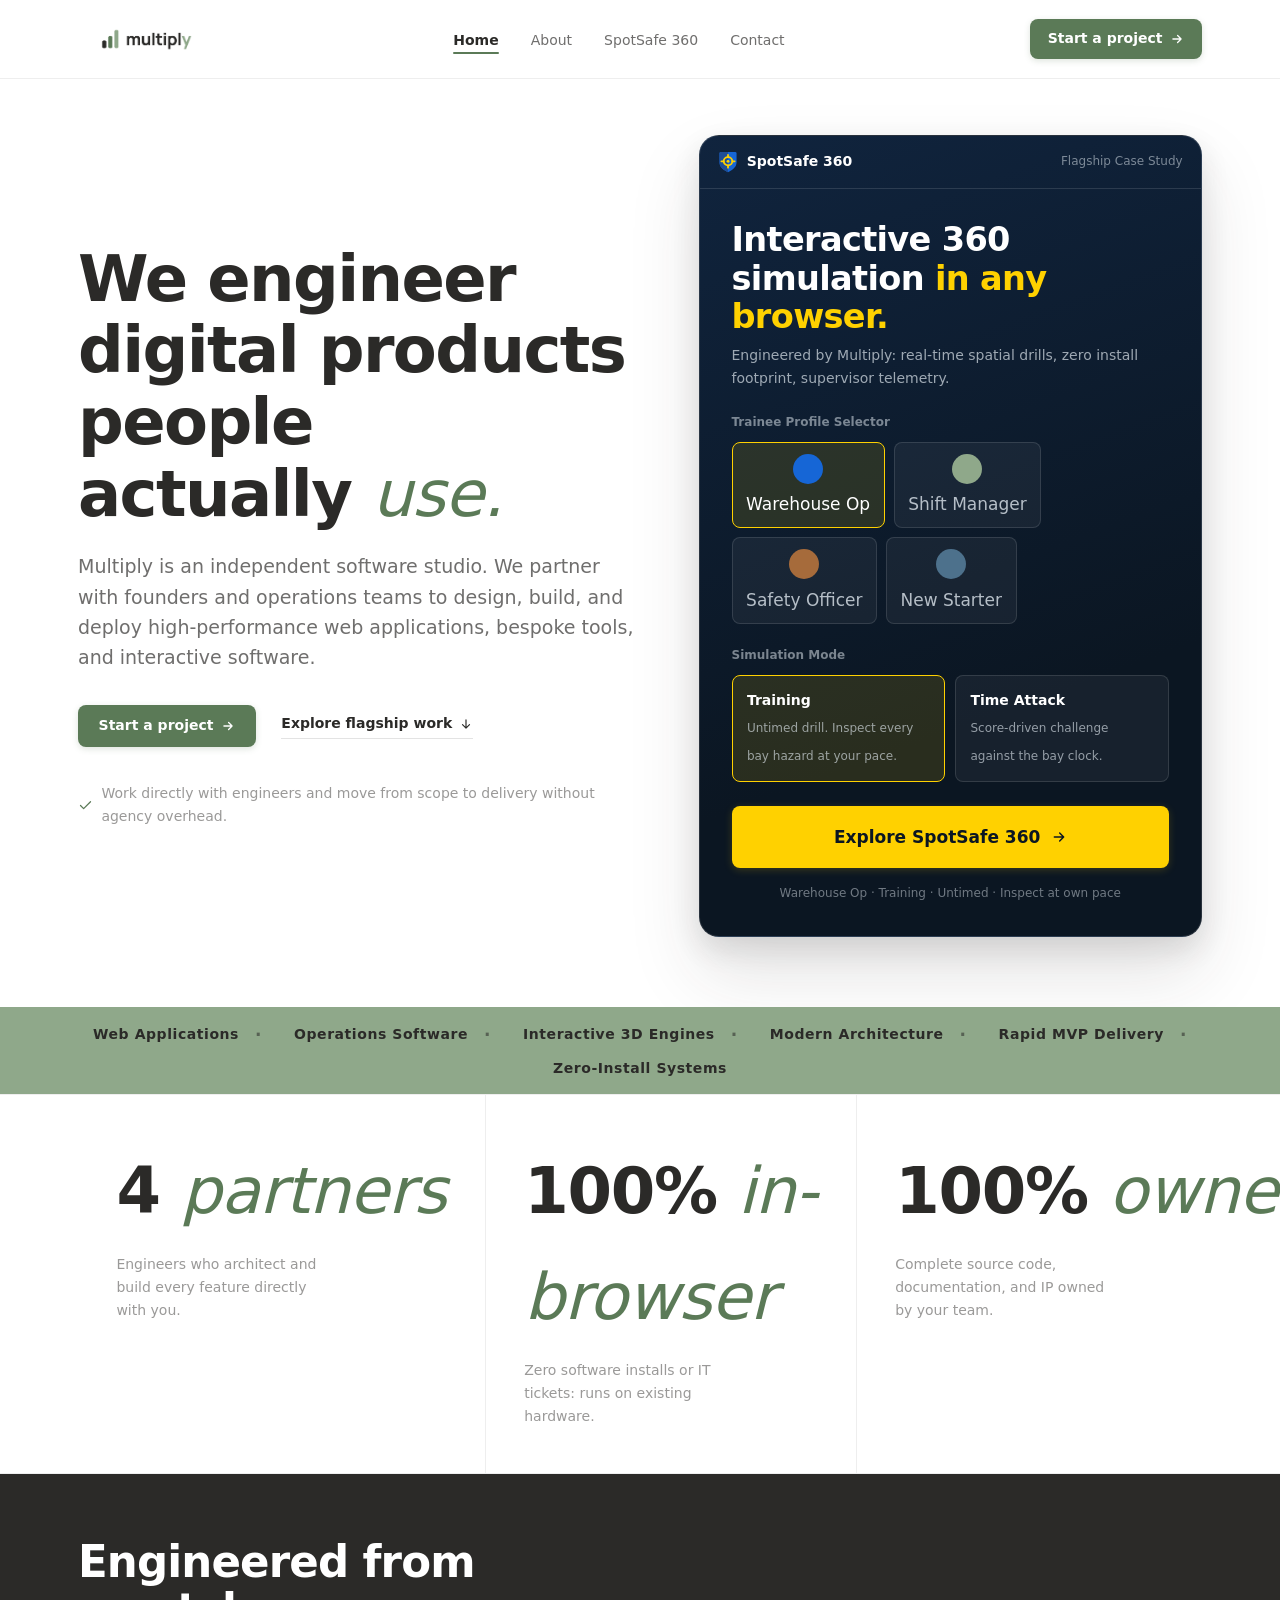
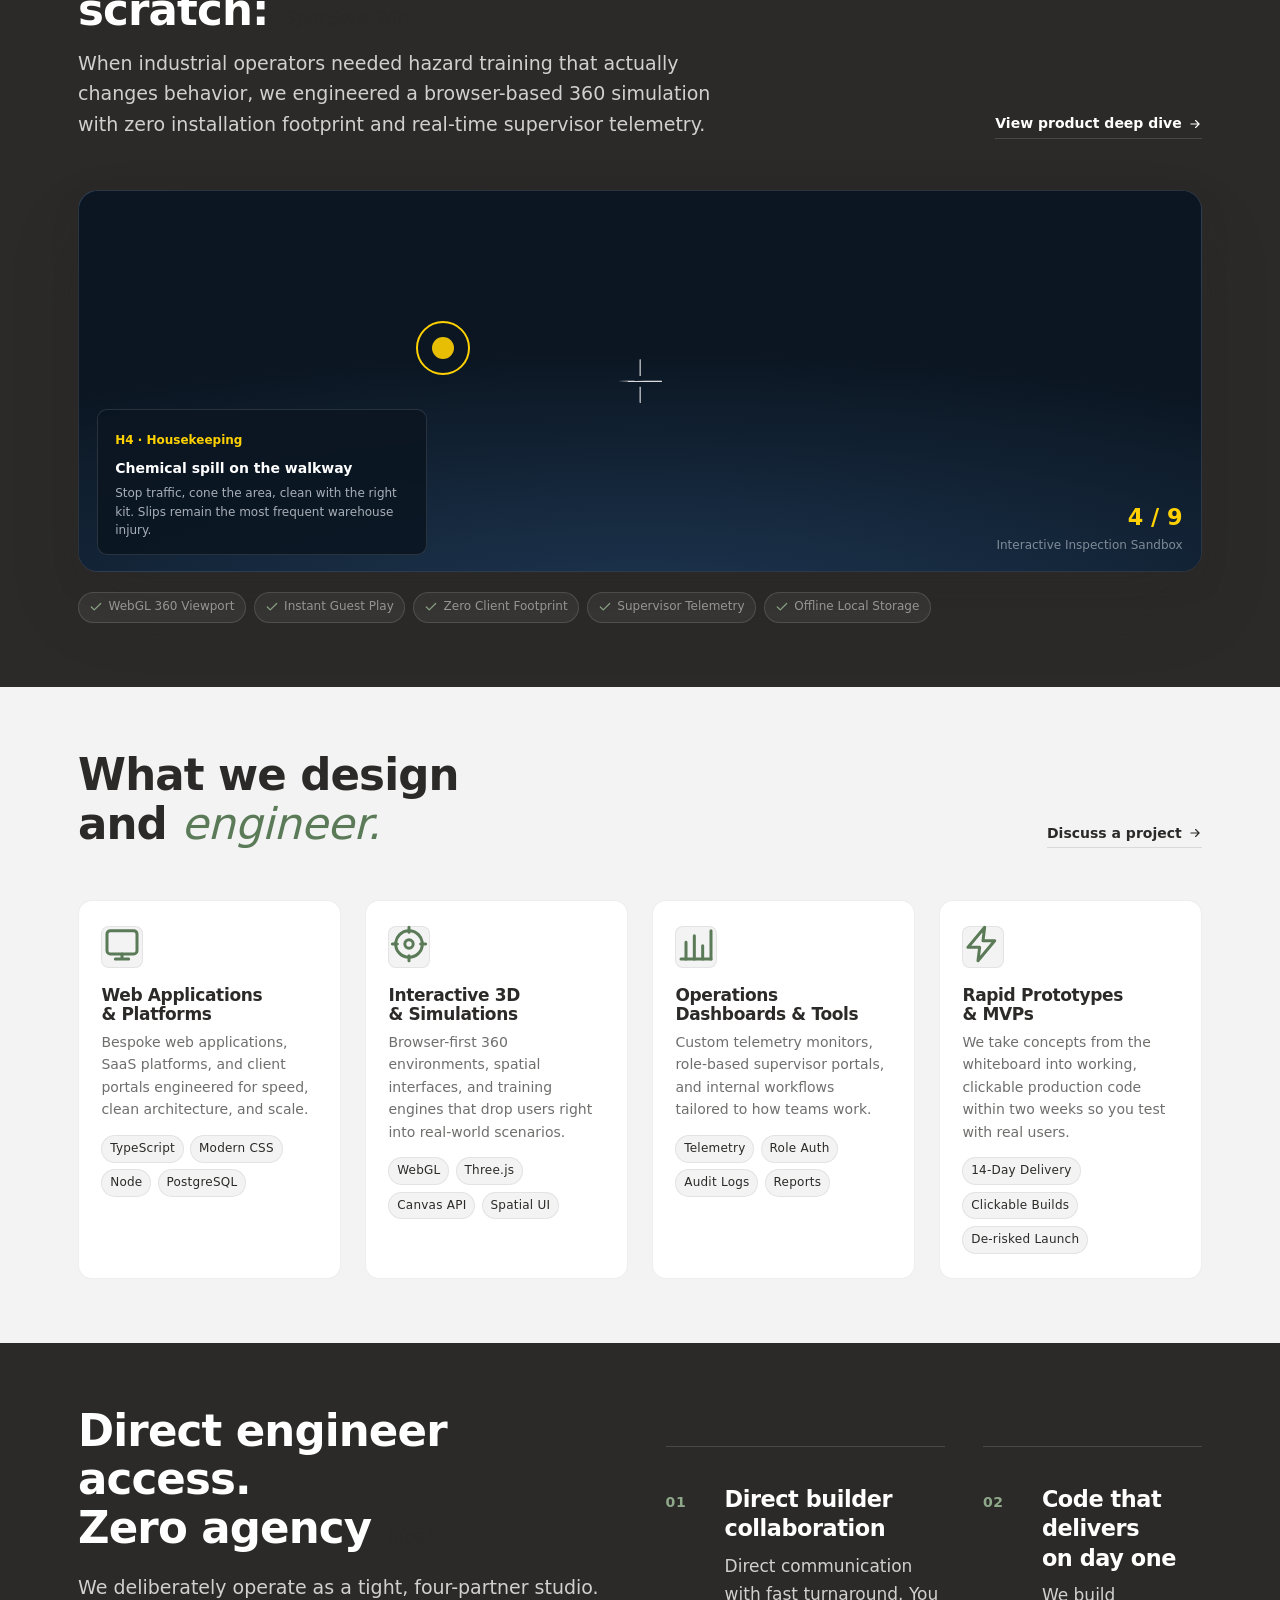
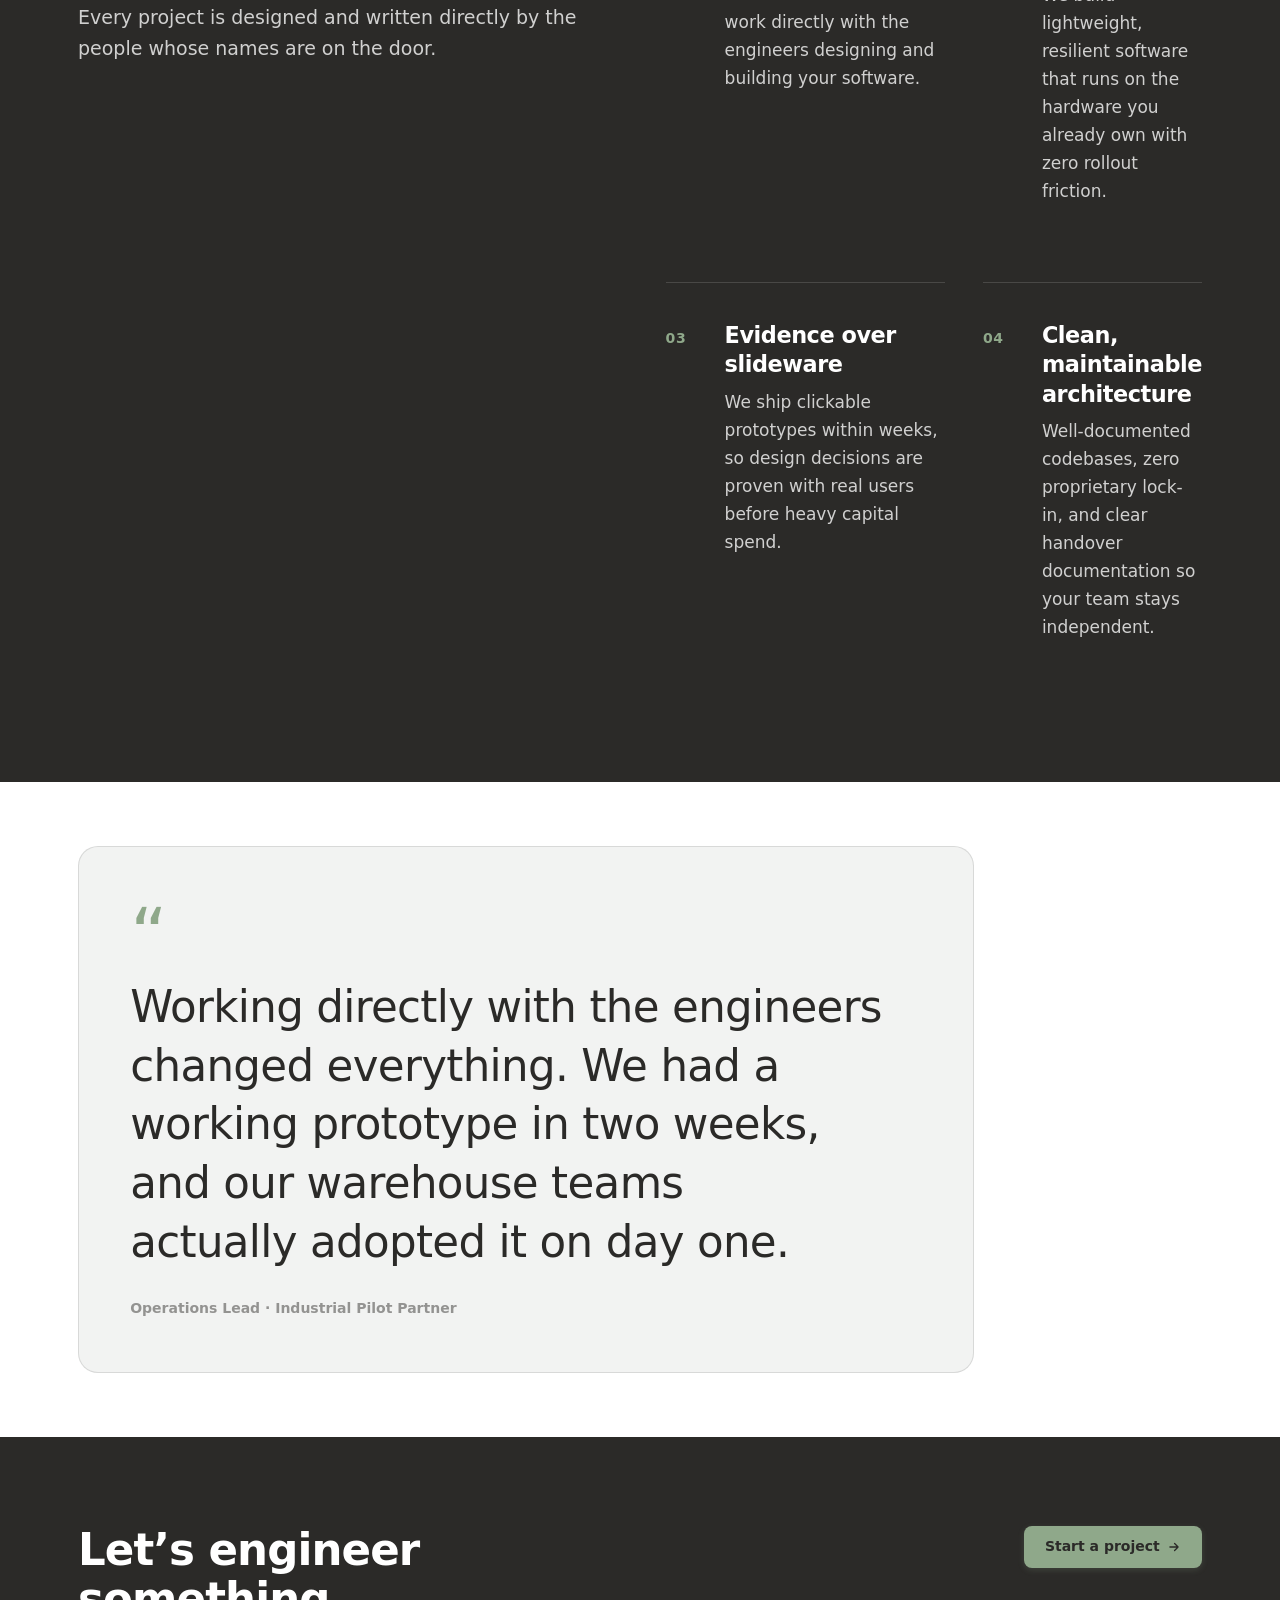
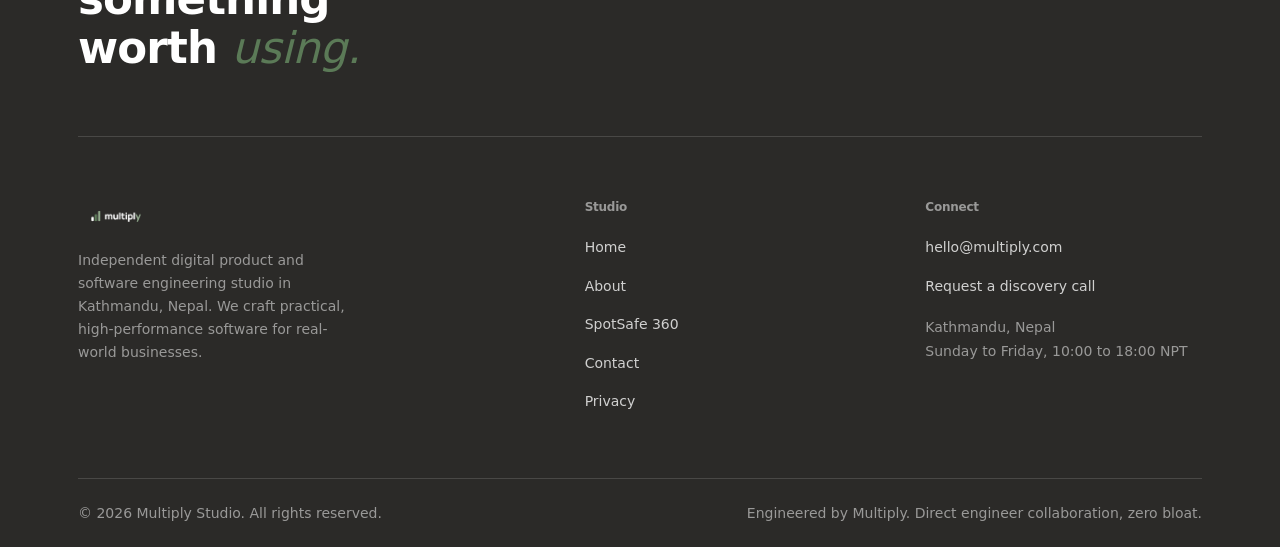
<file: index.html>
<!doctype html><html lang="en"><head><meta charset="utf-8"><meta name="viewport" content="width=device-width,initial-scale=1"><title>Multiply · Independent Software Engineering Studio</title><meta name="description" content="Multiply is a software engineering and digital product studio in Kathmandu, Nepal. We build high-performance web applications, bespoke operational tools, and interactive browser software."><meta name="theme-color" content="#FFFFFF"><meta name="color-scheme" content="light"><link rel="icon" href="favicon-multiply-32.png" type="image/png" sizes="32x32"><link rel="stylesheet" href="css/styles.css"></head><body><a class="skip-link" href="#main">Skip to main content</a><header class="site-head"><div class="wrap head-inner"><a class="brand" href="index.html" aria-label="Multiply home"><img src="assets/logos/Multiply_logo.png" alt="Multiply" width="619" height="258" fetchpriority="high"></a><nav class="nav-inline" aria-label="Main"><ul class="nav-list"><li><a class="nav-link" href="index.html" aria-current="page">Home</a></li><li><a class="nav-link" href="about.html">About</a></li><li><a class="nav-link" href="spotsafe360.html">SpotSafe&nbsp;360</a></li><li><a class="nav-link" href="contact.html">Contact</a></li></ul></nav><div class="head-cta"><a class="btn btn--primary" href="contact.html">Start a project <svg viewBox="0 0 24 24" fill="none" stroke="currentColor" stroke-width="2.2" stroke-linecap="round" stroke-linejoin="round" aria-hidden="true"><path d="M5 12h14M13 6l6 6-6 6"/></svg> </a><button class="nav-toggle" aria-expanded="false" aria-controls="nav-drawer" aria-label="Open menu"><span class="nav-toggle-bars" aria-hidden="true"></span></button></div></div></header><nav class="nav-drawer" id="nav-drawer" aria-label="Mobile" aria-hidden="true"><ul class="nav-list"><li><a class="nav-link" href="index.html" aria-current="page">Home</a></li><li><a class="nav-link" href="about.html">About</a></li><li><a class="nav-link" href="spotsafe360.html">SpotSafe&nbsp;360</a></li><li><a class="nav-link" href="contact.html">Contact</a></li></ul><div class="drawer-cta"><a class="btn btn--primary" href="contact.html">Start a project <svg viewBox="0 0 24 24" fill="none" stroke="currentColor" stroke-width="2.2" stroke-linecap="round" stroke-linejoin="round" aria-hidden="true"><path d="M5 12h14M13 6l6 6-6 6"/></svg></a></div></nav><div class="drawer-backdrop"></div><main id="main"><section class="hero"><div class="wrap hero-grid"><div><h1 class="h-display">We engineer digital products people actually <span class="accent">use.</span></h1><p class="lead">Multiply is an independent software studio. We partner with founders and operations teams to design, build, and deploy high-performance web applications, bespoke tools, and interactive software.</p><div class="hero-actions"><a class="btn btn--primary" href="contact.html">Start a project <svg viewBox="0 0 24 24" fill="none" stroke="currentColor" stroke-width="2.2" stroke-linecap="round" stroke-linejoin="round" aria-hidden="true"><path d="M5 12h14M13 6l6 6-6 6"/></svg> </a><a class="link-arrow" href="#featured">Explore flagship work <svg viewBox="0 0 24 24" fill="none" stroke="currentColor" stroke-width="2" stroke-linecap="round" stroke-linejoin="round" aria-hidden="true"><path d="M12 5v14M6 13l6 6 6-6"/></svg></a></div><p class="hero-note"><svg viewBox="0 0 24 24" fill="none" stroke="currentColor" stroke-width="2" stroke-linecap="round" stroke-linejoin="round" aria-hidden="true"><path d="M20 6 9 17l-5-5"/></svg> Work directly with engineers and move from scope to delivery without agency overhead.</p></div><div class="ss-screen" role="region" aria-label="Interactive preview of SpotSafe 360 simulation engine by Multiply"><div class="ss-topbar"><span class="ss-brand"><img src="assets/logos/SpotSafe360_shield.svg" alt="" width="20" height="23"> SpotSafe&nbsp;360 </span><span class="ss-tag">Flagship Case Study</span></div><div class="ss-body"><p class="ss-headline">Interactive 360 simulation <em>in any browser.</em></p><p class="ss-sub">Engineered by Multiply: real-time spatial drills, zero install footprint, supervisor telemetry.</p><p class="ss-label">Trainee Profile Selector</p><div class="ss-avatars"><button class="ss-avatar is-active" type="button" aria-pressed="true"><span class="face"></span>Warehouse&nbsp;Op</button> <button class="ss-avatar" type="button" aria-pressed="false"><span class="face"></span>Shift&nbsp;Manager</button> <button class="ss-avatar" type="button" aria-pressed="false"><span class="face"></span>Safety&nbsp;Officer</button> <button class="ss-avatar" type="button" aria-pressed="false"><span class="face"></span>New&nbsp;Starter</button></div><p class="ss-label">Simulation Mode</p><div class="ss-modes"><button class="ss-mode is-active" type="button" aria-pressed="true"><b>Training</b><span>Untimed drill. Inspect every bay hazard at your pace.</span></button> <button class="ss-mode" type="button" aria-pressed="false"><b>Time Attack</b><span>Score-driven challenge against the bay clock.</span></button></div><a class="ss-start" href="spotsafe360.html" role="button" aria-label="View the SpotSafe 360 case study">Explore SpotSafe 360 <svg viewBox="0 0 24 24" fill="none" stroke="currentColor" stroke-width="2.2" stroke-linecap="round" stroke-linejoin="round" width="16" height="16" aria-hidden="true"><path d="M5 12h14M13 6l6 6-6 6"/></svg></a><p class="ss-foot">Warehouse Op · Training · Untimed · Inspect at own pace</p></div></div></div></section><div class="service-strip" aria-hidden="true"><div class="service-strip__items"><span>Web Applications</span><span>Operations Software</span><span>Interactive 3D Engines</span><span>Modern Architecture</span><span>Rapid MVP Delivery</span><span>Zero-Install Systems</span></div></div><section class="stats-band" aria-label="Studio figures"><div class="wrap stats-grid stats-grid--4"><div class="stat-cell"><span class="stat-num"><span>4</span>&nbsp;<span class="accent">partners</span></span><p class="stat-label">Engineers who architect and build every feature directly with you.</p></div><div class="stat-cell"><span class="stat-num"><span>100</span>%&nbsp;<span class="accent">in-browser</span></span><p class="stat-label">Zero software installs or IT tickets: runs on existing hardware.</p></div><div class="stat-cell"><span class="stat-num"><span>100</span>%&nbsp;<span class="accent">ownership</span></span><p class="stat-label">Complete source code, documentation, and IP owned by your team.</p></div><div class="stat-cell"><span class="stat-num"><span>2</span>&nbsp;<span class="accent">weeks</span></span><p class="stat-label">Typical turnaround to deliver a working, clickable prototype.</p></div></div></section><section class="section dark" id="featured"><div class="wrap"><div class="split-head"><div><h2 class="h-2">Engineered from scratch: <span class="accent">SpotSafe 360.</span></h2><p class="lead" style="color:var(--on-dark);margin-top:.8rem">When industrial operators needed hazard training that actually changes behavior, we engineered a browser-based 360 simulation with zero installation footprint and real-time supervisor telemetry.</p></div><a class="link-arrow" href="spotsafe360.html">View product deep dive <svg viewBox="0 0 24 24" fill="none" stroke="currentColor" stroke-width="2" stroke-linecap="round" stroke-linejoin="round" aria-hidden="true"><path d="M5 12h14M13 6l6 6-6 6"/></svg></a></div><div class="ss-screen"><div class="ss-scene" role="button" tabindex="0" aria-label="Inspect the simulated warehouse scene. Press Enter or Space to flag a sample hazard."><div class="ss-scene-grid"></div><div class="ss-crosshair" aria-hidden="true"></div><div class="ss-hazard-ping" aria-hidden="true"></div><div class="ss-hud"><div class="ss-card-flag"><span class="flag-id">H4 · Housekeeping</span> <b>Chemical spill on the walkway</b><p>Stop traffic, cone the area, clean with the right kit. Slips remain the most frequent warehouse injury.</p></div><div class="ss-score"><span class="pts">4 / 9</span> <span class="lbl">Interactive Inspection Sandbox</span></div></div></div></div><div class="specs-pills"><span class="spec-item"><svg viewBox="0 0 24 24" fill="none" stroke="currentColor" stroke-width="2.2" stroke-linecap="round" stroke-linejoin="round"><path d="M20 6 9 17l-5-5"/></svg> WebGL 360 Viewport</span> <span class="spec-item"><svg viewBox="0 0 24 24" fill="none" stroke="currentColor" stroke-width="2.2" stroke-linecap="round" stroke-linejoin="round"><path d="M20 6 9 17l-5-5"/></svg> Instant Guest Play</span> <span class="spec-item"><svg viewBox="0 0 24 24" fill="none" stroke="currentColor" stroke-width="2.2" stroke-linecap="round" stroke-linejoin="round"><path d="M20 6 9 17l-5-5"/></svg> Zero Client Footprint</span> <span class="spec-item"><svg viewBox="0 0 24 24" fill="none" stroke="currentColor" stroke-width="2.2" stroke-linecap="round" stroke-linejoin="round"><path d="M20 6 9 17l-5-5"/></svg> Supervisor Telemetry</span> <span class="spec-item"><svg viewBox="0 0 24 24" fill="none" stroke="currentColor" stroke-width="2.2" stroke-linecap="round" stroke-linejoin="round"><path d="M20 6 9 17l-5-5"/></svg> Offline Local Storage</span></div></div></section><section class="section section--sand"><div class="wrap"><div class="split-head"><div><h2 class="h-2">What we design and <span class="accent">engineer.</span></h2></div><a class="link-arrow" href="contact.html">Discuss a project <svg viewBox="0 0 24 24" fill="none" stroke="currentColor" stroke-width="2" stroke-linecap="round" stroke-linejoin="round" aria-hidden="true"><path d="M5 12h14M13 6l6 6-6 6"/></svg></a></div><div class="cards-4"><div class="card"><div class="card-icon" aria-hidden="true"><svg viewBox="0 0 24 24" fill="none" stroke="currentColor" stroke-width="1.8" stroke-linecap="round" stroke-linejoin="round"><rect x="3" y="4" width="18" height="14" rx="2"/><path d="M8 21h8M12 18v3"/></svg></div><h3>Web Applications &amp; Platforms</h3><p>Bespoke web applications, SaaS platforms, and client portals engineered for speed, clean architecture, and scale.</p><div class="tag-row"><span class="tag-pill">TypeScript</span> <span class="tag-pill">Modern CSS</span> <span class="tag-pill">Node</span> <span class="tag-pill">PostgreSQL</span></div></div><div class="card"><div class="card-icon" aria-hidden="true"><svg viewBox="0 0 24 24" fill="none" stroke="currentColor" stroke-width="1.8" stroke-linecap="round" stroke-linejoin="round"><circle cx="12" cy="12" r="8"/><circle cx="12" cy="12" r="2.5"/><path d="M12 2v3M12 19v3M2 12h3M19 12h3"/></svg></div><h3>Interactive 3D &amp; Simulations</h3><p>Browser-first 360 environments, spatial interfaces, and training engines that drop users right into real-world scenarios.</p><div class="tag-row"><span class="tag-pill">WebGL</span> <span class="tag-pill">Three.js</span> <span class="tag-pill">Canvas API</span> <span class="tag-pill">Spatial UI</span></div></div><div class="card"><div class="card-icon" aria-hidden="true"><svg viewBox="0 0 24 24" fill="none" stroke="currentColor" stroke-width="1.8" stroke-linecap="round" stroke-linejoin="round"><path d="M3 21h18"/><path d="M6 21V11M11 21V7M16 21v-8M21 21V4"/></svg></div><h3>Operations Dashboards &amp; Tools</h3><p>Custom telemetry monitors, role-based supervisor portals, and internal workflows tailored to how teams work.</p><div class="tag-row"><span class="tag-pill">Telemetry</span> <span class="tag-pill">Role Auth</span> <span class="tag-pill">Audit Logs</span> <span class="tag-pill">Reports</span></div></div><div class="card"><div class="card-icon" aria-hidden="true"><svg viewBox="0 0 24 24" fill="none" stroke="currentColor" stroke-width="1.8" stroke-linecap="round" stroke-linejoin="round"><path d="M13 2 3 14h7l-1 8 10-12h-7l1-8z"/></svg></div><h3>Rapid Prototypes &amp; MVPs</h3><p>We take concepts from the whiteboard into working, clickable production code within two weeks so you test with real users.</p><div class="tag-row"><span class="tag-pill">14-Day Delivery</span> <span class="tag-pill">Clickable Builds</span> <span class="tag-pill">De-risked Launch</span></div></div></div></div></section><section class="section dark"><div class="wrap grid-2"><div><h2 class="h-2">Direct engineer access.<br>Zero agency <span class="accent">bloat.</span></h2><p class="lead" style="color:var(--on-dark);margin-top:1.2rem">We deliberately operate as a tight, four-partner studio. Every project is designed and written directly by the people whose names are on the door.</p></div><ol class="n-rows"><li class="n-row"><span class="n-num">01</span><div><h3 class="h-3">Direct builder collaboration</h3><p>Direct communication with fast turnaround. You work directly with the engineers designing and building your software.</p></div></li><li class="n-row"><span class="n-num">02</span><div><h3 class="h-3">Code that delivers on day one</h3><p>We build lightweight, resilient software that runs on the hardware you already own with zero rollout friction.</p></div></li><li class="n-row"><span class="n-num">03</span><div><h3 class="h-3">Evidence over slideware</h3><p>We ship clickable prototypes within weeks, so design decisions are proven with real users before heavy capital spend.</p></div></li><li class="n-row"><span class="n-num">04</span><div><h3 class="h-3">Clean, maintainable architecture</h3><p>Well-documented codebases, zero proprietary lock-in, and clear handover documentation so your team stays independent.</p></div></li></ol></div></section><section class="section" aria-label="Client feedback"><div class="wrap"><div class="quote-panel"><span class="quote-mark" aria-hidden="true">&ldquo;</span><blockquote class="quote-text">Working directly with the engineers changed everything. We had a working prototype in two weeks, and our warehouse teams actually adopted it on day one.</blockquote><p class="quote-attr">Operations Lead · Industrial Pilot Partner</p></div></div></section></main><footer class="site-footer"><div class="wrap"><div class="footer-cta-row"><h2 class="h-2">Let&rsquo;s engineer something worth <span class="accent">using.</span></h2><a class="btn btn--sage no-print" href="contact.html">Start a project <svg viewBox="0 0 24 24" fill="none" stroke="currentColor" stroke-width="2.2" stroke-linecap="round" stroke-linejoin="round" aria-hidden="true"><path d="M5 12h14M13 6l6 6-6 6"/></svg></a></div><div class="footer-grid"><div class="footer-brand"><img src="assets/logos/Multiply_logo_reversed.png" alt="Multiply" width="619" height="258" loading="lazy"><p class="footer-mission">Independent digital product and software engineering studio in Kathmandu, Nepal. We craft practical, high-performance software for real-world businesses.</p></div><nav class="footer-col" aria-label="Pages"><h4>Studio</h4><ul><li><a href="index.html">Home</a></li><li><a href="about.html">About</a></li><li><a href="spotsafe360.html">SpotSafe&nbsp;360</a></li><li><a href="contact.html">Contact</a></li><li><a href="privacy.html">Privacy</a></li></ul></nav><div class="footer-col"><h4>Connect</h4><ul><li><a data-email data-email-text href="mailto:hello@multiply.com">hello@multiply.com</a></li><li><a href="contact.html">Request a discovery call</a></li></ul><p class="footer-note" style="margin-top:1.1rem">Kathmandu, Nepal<br>Sunday to Friday, 10:00 to 18:00&nbsp;NPT</p></div></div><div class="footer-bottom"><span>&copy; <span data-year>2026</span> Multiply Studio. All rights reserved.</span> <span translate="no">Engineered by Multiply. Direct engineer collaboration, zero bloat.</span></div></div></footer><div class="mobile-cta"><a class="btn btn--primary" href="contact.html">Start a project</a></div><button class="back-to-top" aria-label="Back to top"><svg viewBox="0 0 24 24" fill="none" stroke="currentColor" stroke-width="2.5" stroke-linecap="round" stroke-linejoin="round" aria-hidden="true"><path d="M18 15l-6-6-6 6"/></svg></button><script src="js/main.js" defer="defer"></script></body></html>
</file>
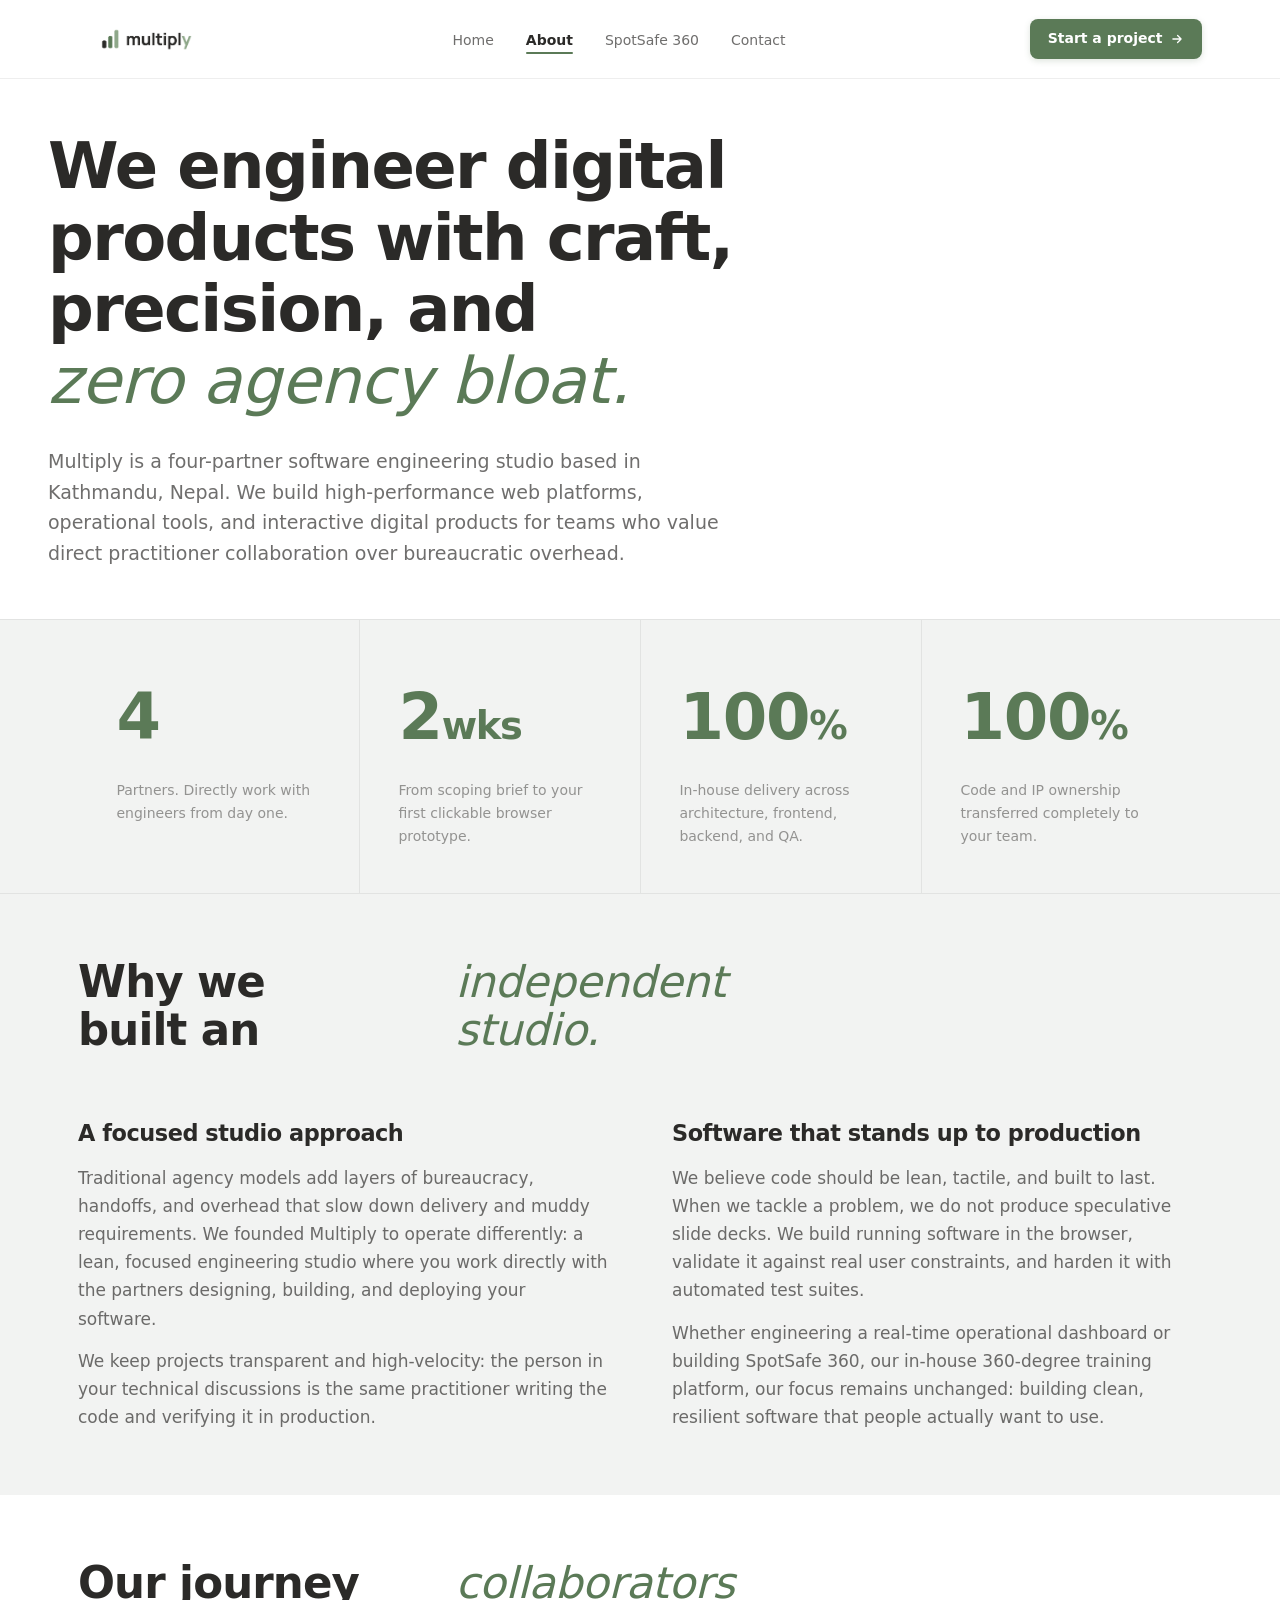
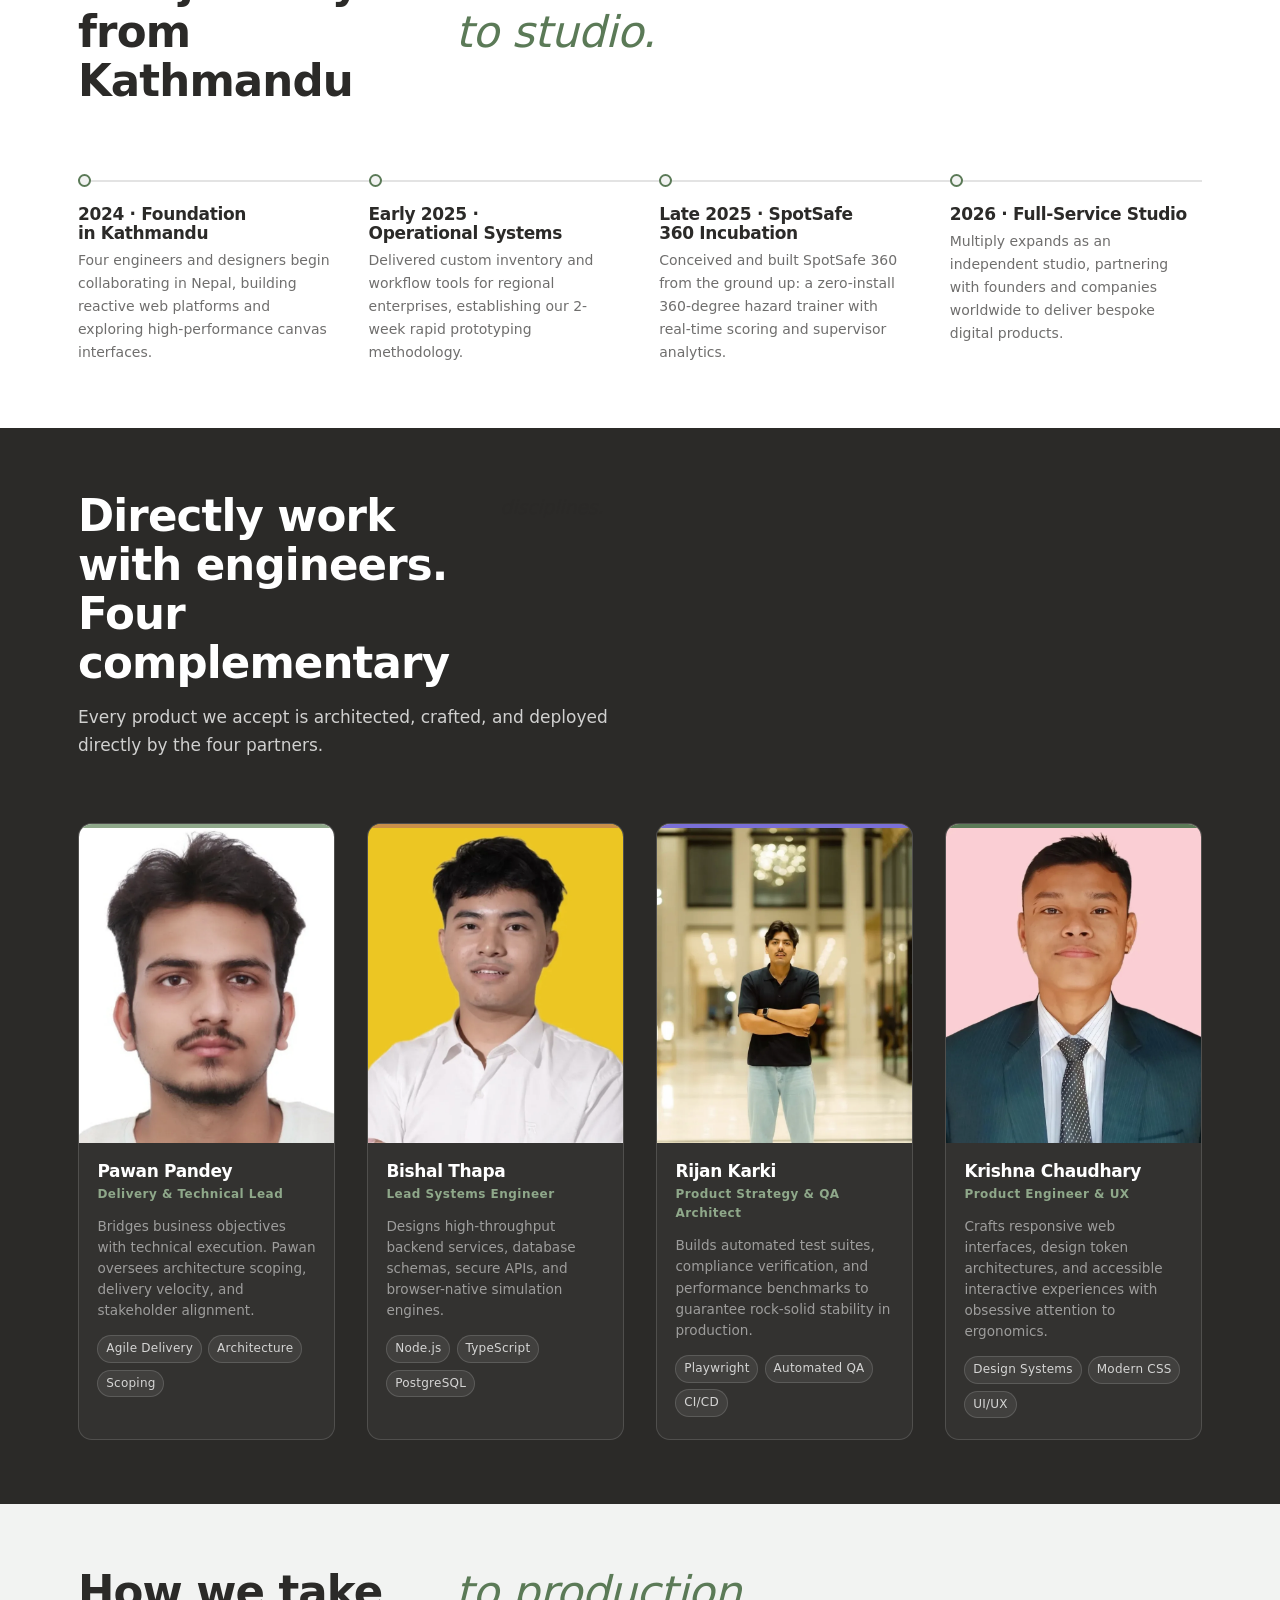
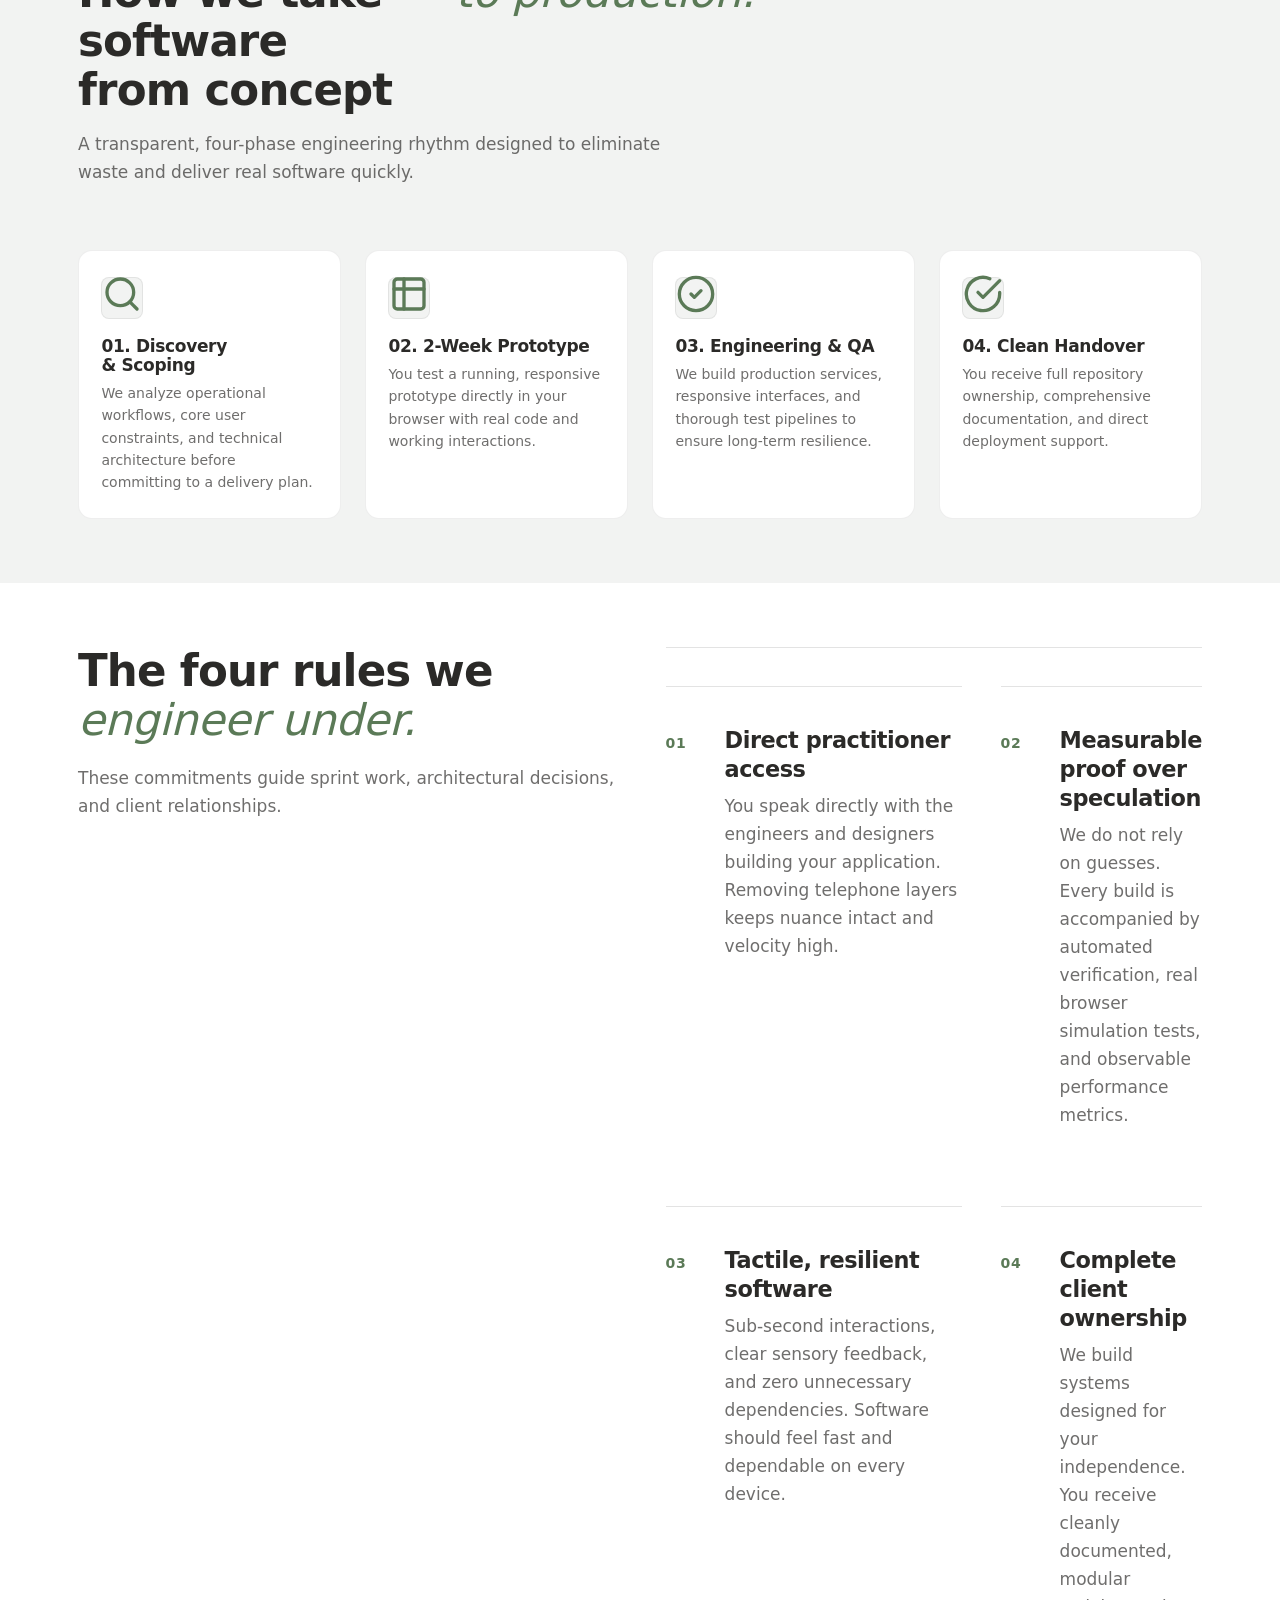
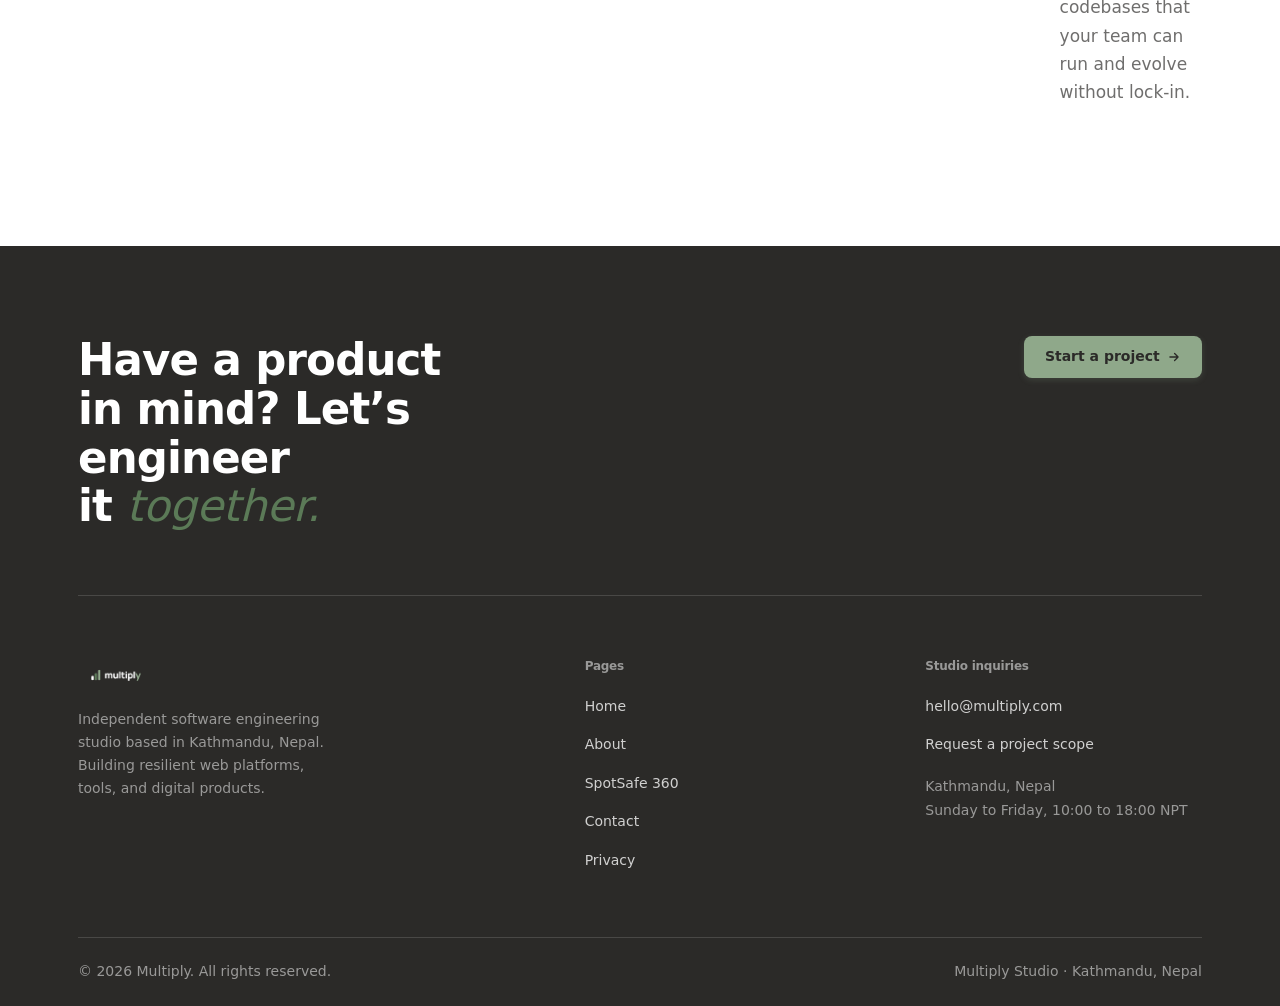
<file: about.html>
<!doctype html><html lang="en"><head><meta charset="utf-8"><meta name="viewport" content="width=device-width,initial-scale=1"><title>About Multiply · Independent Software Engineering Studio</title><meta name="description" content="Multiply is an independent software studio founded in Kathmandu, Nepal. Directly work with engineers building high-performance web platforms, tools, and digital products."><meta name="theme-color" content="#FFFFFF"><meta name="color-scheme" content="light"><link rel="icon" href="favicon-multiply-32.png" type="image/png" sizes="32x32"><link rel="stylesheet" href="css/styles.css"></head><body><a class="skip-link" href="#main">Skip to main content</a><header class="site-head"><div class="wrap head-inner"><a class="brand" href="index.html" aria-label="Multiply home"><img src="assets/logos/Multiply_logo.png" alt="Multiply" width="619" height="258" fetchpriority="high"></a><nav class="nav-inline" aria-label="Main"><ul class="nav-list"><li><a class="nav-link" href="index.html">Home</a></li><li><a class="nav-link" href="about.html" aria-current="page">About</a></li><li><a class="nav-link" href="spotsafe360.html">SpotSafe&nbsp;360</a></li><li><a class="nav-link" href="contact.html">Contact</a></li></ul></nav><div class="head-cta"><a class="btn btn--primary" href="contact.html">Start a project <svg viewBox="0 0 24 24" fill="none" stroke="currentColor" stroke-width="2.2" stroke-linecap="round" stroke-linejoin="round" aria-hidden="true"><path d="M5 12h14M13 6l6 6-6 6"/></svg> </a><button class="nav-toggle" aria-expanded="false" aria-controls="nav-drawer" aria-label="Open menu"><span class="nav-toggle-bars" aria-hidden="true"></span></button></div></div></header><nav class="nav-drawer" id="nav-drawer" aria-label="Mobile" aria-hidden="true"><ul class="nav-list"><li><a class="nav-link" href="index.html">Home</a></li><li><a class="nav-link" href="about.html" aria-current="page">About</a></li><li><a class="nav-link" href="spotsafe360.html">SpotSafe&nbsp;360</a></li><li><a class="nav-link" href="contact.html">Contact</a></li></ul><div class="drawer-cta"><a class="btn btn--primary" href="contact.html">Start a project <svg viewBox="0 0 24 24" fill="none" stroke="currentColor" stroke-width="2.2" stroke-linecap="round" stroke-linejoin="round" aria-hidden="true"><path d="M5 12h14M13 6l6 6-6 6"/></svg></a></div></nav><div class="drawer-backdrop"></div><main id="main"><section class="about-hero"><div class="wrap"><h1 class="h-display">We engineer digital products with craft, precision, and <span class="accent">zero agency bloat.</span></h1><p class="lead" style="margin-top:1.8rem;max-width:58ch">Multiply is a four-partner software engineering studio based in Kathmandu, Nepal. We build high-performance web platforms, operational tools, and interactive digital products for teams who value direct practitioner collaboration over bureaucratic overhead.</p></div></section><section class="fact-band" aria-label="Studio quick facts"><div class="wrap stats-grid stats-grid--4"><div class="stat-cell"><span class="stat-num">4</span><p class="stat-label">Partners. Directly work with engineers from day one.</p></div><div class="stat-cell"><span class="stat-num">2<span style="font-size:.6em;font-weight:600">wks</span></span><p class="stat-label">From scoping brief to your first clickable browser prototype.</p></div><div class="stat-cell"><span class="stat-num">100<span style="font-size:.6em;font-weight:600">%</span></span><p class="stat-label">In-house delivery across architecture, frontend, backend, and QA.</p></div><div class="stat-cell"><span class="stat-num">100<span style="font-size:.6em;font-weight:600">%</span></span><p class="stat-label">Code and IP ownership transferred completely to your team.</p></div></div></section><section class="section section--sand"><div class="wrap"><div class="section-head"><h2 class="h-2">Why we built an <span class="accent">independent studio.</span></h2></div><div class="story-grid" style="margin-top:2.5rem"><div class="story-block"><h3 class="h-3">A focused studio approach</h3><p class="body-copy">Traditional agency models add layers of bureaucracy, handoffs, and overhead that slow down delivery and muddy requirements. We founded Multiply to operate differently: a lean, focused engineering studio where you work directly with the partners designing, building, and deploying your software.</p><p class="body-copy" style="margin-top:.9rem">We keep projects transparent and high-velocity: the person in your technical discussions is the same practitioner writing the code and verifying it in production.</p></div><div class="story-block"><h3 class="h-3">Software that stands up to production</h3><p class="body-copy">We believe code should be lean, tactile, and built to last. When we tackle a problem, we do not produce speculative slide decks. We build running software in the browser, validate it against real user constraints, and harden it with automated test suites.</p><p class="body-copy" style="margin-top:.9rem">Whether engineering a real-time operational dashboard or building SpotSafe 360, our in-house 360-degree training platform, our focus remains unchanged: building clean, resilient software that people actually want to use.</p></div></div></div></section><section class="section"><div class="wrap"><div class="section-head"><h2 class="h-2">Our journey from Kathmandu <span class="accent">collaborators to studio.</span></h2></div><div class="timeline" style="margin-top:3.5rem"><div class="timeline-item"><span class="timeline-dot" aria-hidden="true"></span><h3>2024 · Foundation in Kathmandu</h3><p>Four engineers and designers begin collaborating in Nepal, building reactive web platforms and exploring high-performance canvas interfaces.</p></div><div class="timeline-item"><span class="timeline-dot" aria-hidden="true"></span><h3>Early 2025 · Operational Systems</h3><p>Delivered custom inventory and workflow tools for regional enterprises, establishing our 2-week rapid prototyping methodology.</p></div><div class="timeline-item"><span class="timeline-dot" aria-hidden="true"></span><h3>Late 2025 · SpotSafe 360 Incubation</h3><p>Conceived and built SpotSafe 360 from the ground up: a zero-install 360-degree hazard trainer with real-time scoring and supervisor analytics.</p></div><div class="timeline-item"><span class="timeline-dot" aria-hidden="true"></span><h3>2026 · Full-Service Studio</h3><p>Multiply expands as an independent studio, partnering with founders and companies worldwide to deliver bespoke digital products.</p></div></div></div></section><section class="section dark"><div class="wrap"><div class="section-head"><h2 class="h-2">Directly work with engineers.<br>Four complementary <span class="accent">disciplines.</span></h2><p class="body-copy" style="color:var(--on-dark);margin-top:1rem;max-width:54ch">Every product we accept is architected, crafted, and deployed directly by the four partners.</p></div><div class="team-grid" style="margin-top:3rem"><article class="team-card"><div class="team-photo" style="--photo-accent:#8FA88A"><picture><source type="image/webp" srcset="assets/team/pawan.webp"><img src="assets/team/pawan.jpg" alt="Portrait of Pawan Pandey" width="800" height="1000" loading="lazy"></picture></div><div class="team-info"><h3 class="team-name">Pawan Pandey</h3><p class="team-role">Delivery &amp; Technical Lead</p><p style="font-size:.85rem;color:var(--on-dark-soft);line-height:1.55;margin-top:.4rem">Bridges business objectives with technical execution. Pawan oversees architecture scoping, delivery velocity, and stakeholder alignment.</p><div class="tag-row"><span class="tag-pill">Agile Delivery</span> <span class="tag-pill">Architecture</span> <span class="tag-pill">Scoping</span></div></div></article><article class="team-card"><div class="team-photo" style="--photo-accent:#C98F4A"><picture><source type="image/webp" srcset="assets/team/bishal.webp"><img src="assets/team/bishal.jpg" alt="Portrait of Bishal Thapa" width="800" height="1000" loading="lazy"></picture></div><div class="team-info"><h3 class="team-name">Bishal Thapa</h3><p class="team-role">Lead Systems Engineer</p><p style="font-size:.85rem;color:var(--on-dark-soft);line-height:1.55;margin-top:.4rem">Designs high-throughput backend services, database schemas, secure APIs, and browser-native simulation engines.</p><div class="tag-row"><span class="tag-pill">Node.js</span> <span class="tag-pill">TypeScript</span> <span class="tag-pill">PostgreSQL</span></div></div></article><article class="team-card"><div class="team-photo" style="--photo-accent:#7A6FD6"><picture><source type="image/webp" srcset="assets/team/rijan.webp"><img src="assets/team/rijan.jpg" alt="Portrait of Rijan Karki" width="800" height="1000" loading="lazy"></picture></div><div class="team-info"><h3 class="team-name">Rijan Karki</h3><p class="team-role">Product Strategy &amp; QA Architect</p><p style="font-size:.85rem;color:var(--on-dark-soft);line-height:1.55;margin-top:.4rem">Builds automated test suites, compliance verification, and performance benchmarks to guarantee rock-solid stability in production.</p><div class="tag-row"><span class="tag-pill">Playwright</span> <span class="tag-pill">Automated QA</span> <span class="tag-pill">CI/CD</span></div></div></article><article class="team-card"><div class="team-photo" style="--photo-accent:#5B7A57"><picture><source type="image/webp" srcset="assets/team/krishna.webp"><img src="assets/team/krishna.jpg" alt="Portrait of Krishna Chaudhary" width="800" height="1000" loading="lazy"></picture></div><div class="team-info"><h3 class="team-name">Krishna Chaudhary</h3><p class="team-role">Product Engineer &amp; UX</p><p style="font-size:.85rem;color:var(--on-dark-soft);line-height:1.55;margin-top:.4rem">Crafts responsive web interfaces, design token architectures, and accessible interactive experiences with obsessive attention to ergonomics.</p><div class="tag-row"><span class="tag-pill">Design Systems</span> <span class="tag-pill">Modern CSS</span> <span class="tag-pill">UI/UX</span></div></div></article></div></div></section><section class="section section--sand"><div class="wrap"><div class="section-head"><h2 class="h-2">How we take software from concept <span class="accent">to production.</span></h2><p class="body-copy" style="margin-top:1rem;max-width:56ch">A transparent, four-phase engineering rhythm designed to eliminate waste and deliver real software quickly.</p></div><div class="cards-4" style="margin-top:2.5rem"><div class="card"><div class="card-icon"><svg viewBox="0 0 24 24" fill="none" stroke="currentColor" stroke-width="2" stroke-linecap="round" stroke-linejoin="round" aria-hidden="true"><circle cx="11" cy="11" r="8"/><path d="m21 21-4.3-4.3"/></svg></div><h3>01. Discovery &amp; Scoping</h3><p>We analyze operational workflows, core user constraints, and technical architecture before committing to a delivery plan.</p></div><div class="card"><div class="card-icon"><svg viewBox="0 0 24 24" fill="none" stroke="currentColor" stroke-width="2" stroke-linecap="round" stroke-linejoin="round" aria-hidden="true"><rect width="18" height="18" x="3" y="3" rx="2"/><path d="M9 3v18M3 9h18"/></svg></div><h3>02. 2-Week Prototype</h3><p>You test a running, responsive prototype directly in your browser with real code and working interactions.</p></div><div class="card"><div class="card-icon"><svg viewBox="0 0 24 24" fill="none" stroke="currentColor" stroke-width="2" stroke-linecap="round" stroke-linejoin="round" aria-hidden="true"><path d="m9 12 2 2 4-4"/><circle cx="12" cy="12" r="10"/></svg></div><h3>03. Engineering &amp; QA</h3><p>We build production services, responsive interfaces, and thorough test pipelines to ensure long-term resilience.</p></div><div class="card"><div class="card-icon"><svg viewBox="0 0 24 24" fill="none" stroke="currentColor" stroke-width="2" stroke-linecap="round" stroke-linejoin="round" aria-hidden="true"><path d="M22 11.08V12a10 10 0 1 1-5.93-9.14"/><path d="m9 11 3 3L22 4"/></svg></div><h3>04. Clean Handover</h3><p>You receive full repository ownership, comprehensive documentation, and direct deployment support.</p></div></div></div></section><section class="section"><div class="wrap grid-2"><div><h2 class="h-2">The four rules we <span class="accent">engineer under.</span></h2><p class="body-copy" style="margin-top:1.2rem">These commitments guide sprint work, architectural decisions, and client relationships.</p></div><ol class="n-rows"><li class="n-row"><span class="n-num">01</span><div><h3 class="h-3">Direct practitioner access</h3><p>You speak directly with the engineers and designers building your application. Removing telephone layers keeps nuance intact and velocity high.</p></div></li><li class="n-row"><span class="n-num">02</span><div><h3 class="h-3">Measurable proof over speculation</h3><p>We do not rely on guesses. Every build is accompanied by automated verification, real browser simulation tests, and observable performance metrics.</p></div></li><li class="n-row"><span class="n-num">03</span><div><h3 class="h-3">Tactile, resilient software</h3><p>Sub-second interactions, clear sensory feedback, and zero unnecessary dependencies. Software should feel fast and dependable on every device.</p></div></li><li class="n-row"><span class="n-num">04</span><div><h3 class="h-3">Complete client ownership</h3><p>We build systems designed for your independence. You receive cleanly documented, modular codebases that your team can run and evolve without lock-in.</p></div></li></ol></div></section></main><footer class="site-footer"><div class="wrap"><div class="footer-cta-row"><h2 class="h-2">Have a product in mind? Let&rsquo;s engineer it <span class="accent">together.</span></h2><a class="btn btn--sage no-print" href="contact.html">Start a project <svg viewBox="0 0 24 24" fill="none" stroke="currentColor" stroke-width="2.2" stroke-linecap="round" stroke-linejoin="round" aria-hidden="true"><path d="M5 12h14M13 6l6 6-6 6"/></svg></a></div><div class="footer-grid"><div class="footer-brand"><img src="assets/logos/Multiply_logo_reversed.png" alt="Multiply" width="619" height="258" loading="lazy"><p class="footer-mission">Independent software engineering studio based in Kathmandu, Nepal. Building resilient web platforms, tools, and digital products.</p></div><nav class="footer-col" aria-label="Pages"><h4>Pages</h4><ul><li><a href="index.html">Home</a></li><li><a href="about.html">About</a></li><li><a href="spotsafe360.html">SpotSafe&nbsp;360</a></li><li><a href="contact.html">Contact</a></li><li><a href="privacy.html">Privacy</a></li></ul></nav><div class="footer-col"><h4>Studio inquiries</h4><ul><li><a data-email data-email-text href="mailto:hello@multiply.com">hello@multiply.com</a></li><li><a href="contact.html">Request a project scope</a></li></ul><p class="footer-note" style="margin-top:1.1rem">Kathmandu, Nepal<br>Sunday to Friday, 10:00 to 18:00&nbsp;NPT</p></div></div><div class="footer-bottom"><span>&copy; <span data-year>2026</span> Multiply. All rights reserved.</span> <span translate="no">Multiply Studio · Kathmandu, Nepal</span></div></div></footer><div class="mobile-cta"><a class="btn btn--primary" href="contact.html">Start a project</a></div><button class="back-to-top" aria-label="Back to top"><svg viewBox="0 0 24 24" fill="none" stroke="currentColor" stroke-width="2.5" stroke-linecap="round" stroke-linejoin="round" aria-hidden="true"><path d="M18 15l-6-6-6 6"/></svg></button><script src="js/main.js" defer="defer"></script></body></html>
</file>
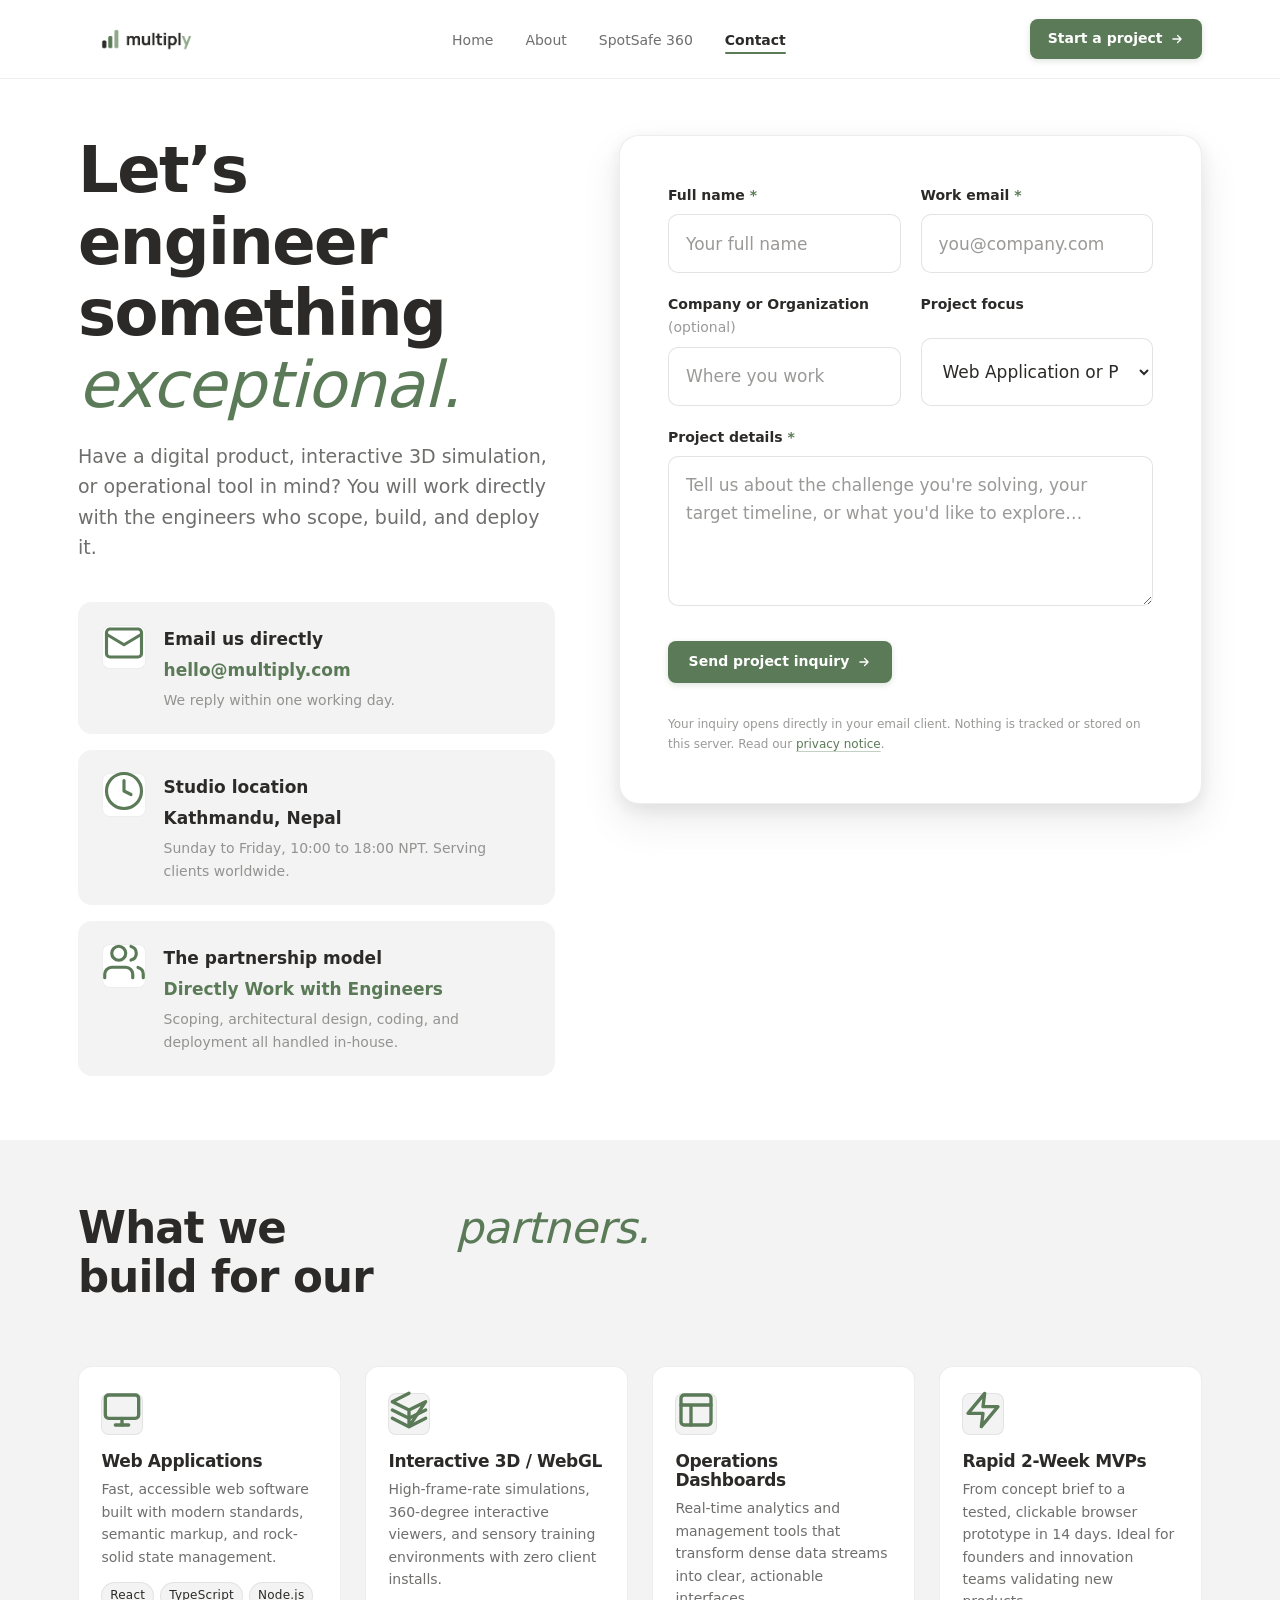
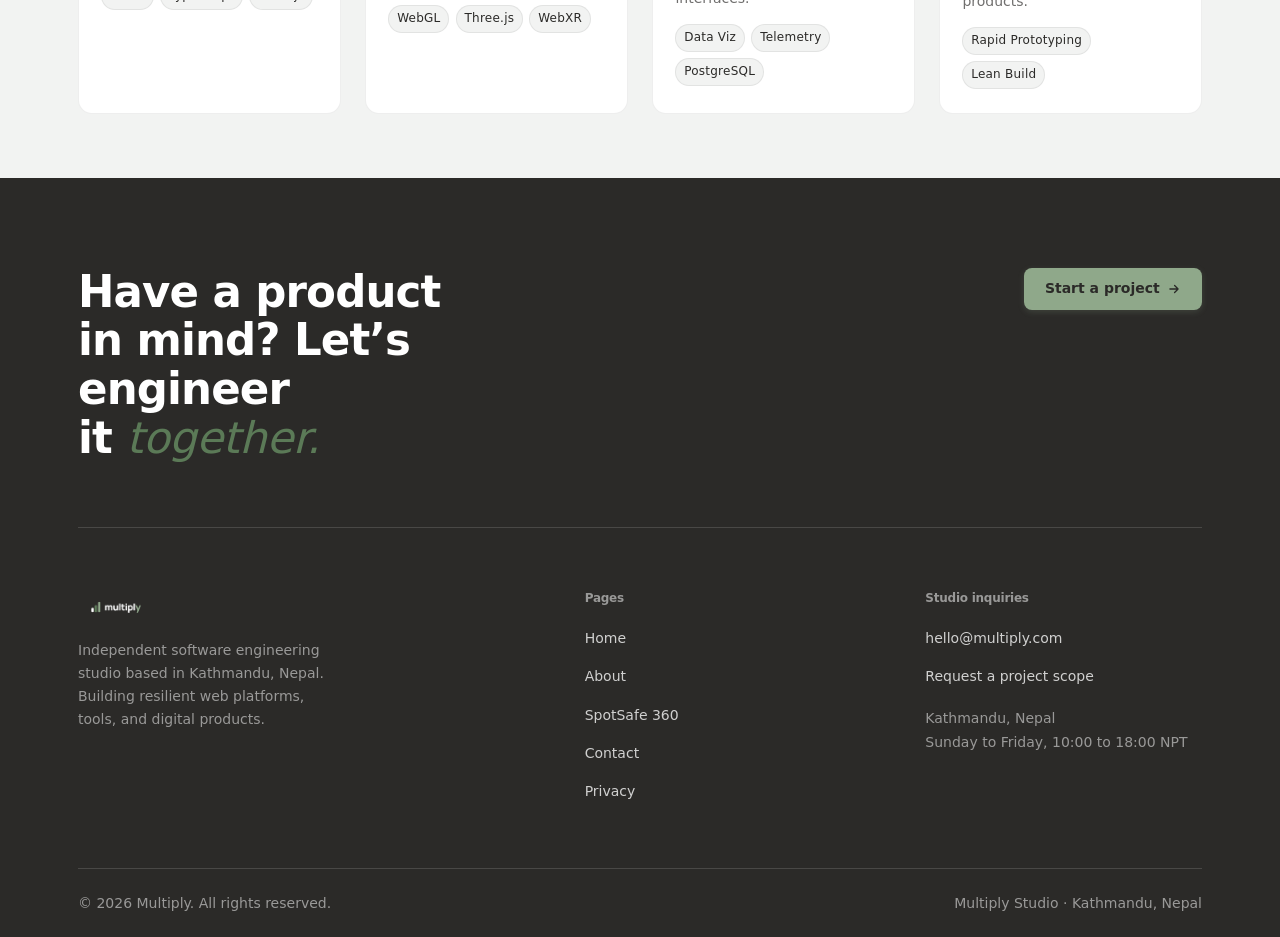
<file: contact.html>
<!doctype html><html lang="en"><head><meta charset="utf-8"><meta name="viewport" content="width=device-width,initial-scale=1"><title>Contact Multiply · Start a Project with Our Studio</title><meta name="description" content="Get in touch with Multiply, an independent software studio in Kathmandu, Nepal. Directly work with engineers building web platforms, 3D simulations, and digital products."><meta name="theme-color" content="#FFFFFF"><meta name="color-scheme" content="light"><link rel="icon" href="favicon-multiply-32.png" type="image/png" sizes="32x32"><link rel="stylesheet" href="css/styles.css"></head><body><a class="skip-link" href="#main">Skip to main content</a><header class="site-head"><div class="wrap head-inner"><a class="brand" href="index.html" aria-label="Multiply home"><img src="assets/logos/Multiply_logo.png" alt="Multiply" width="619" height="258" fetchpriority="high"></a><nav class="nav-inline" aria-label="Main"><ul class="nav-list"><li><a class="nav-link" href="index.html">Home</a></li><li><a class="nav-link" href="about.html">About</a></li><li><a class="nav-link" href="spotsafe360.html">SpotSafe&nbsp;360</a></li><li><a class="nav-link" href="contact.html" aria-current="page">Contact</a></li></ul></nav><div class="head-cta"><a class="btn btn--primary" href="contact.html">Start a project <svg viewBox="0 0 24 24" fill="none" stroke="currentColor" stroke-width="2.2" stroke-linecap="round" stroke-linejoin="round" aria-hidden="true"><path d="M5 12h14M13 6l6 6-6 6"/></svg> </a><button class="nav-toggle" aria-expanded="false" aria-controls="nav-drawer" aria-label="Open menu"><span class="nav-toggle-bars" aria-hidden="true"></span></button></div></div></header><nav class="nav-drawer" id="nav-drawer" aria-label="Mobile" aria-hidden="true"><ul class="nav-list"><li><a class="nav-link" href="index.html">Home</a></li><li><a class="nav-link" href="about.html">About</a></li><li><a class="nav-link" href="spotsafe360.html">SpotSafe&nbsp;360</a></li><li><a class="nav-link" href="contact.html" aria-current="page">Contact</a></li></ul><div class="drawer-cta"><a class="btn btn--primary" href="contact.html">Start a project <svg viewBox="0 0 24 24" fill="none" stroke="currentColor" stroke-width="2.2" stroke-linecap="round" stroke-linejoin="round" aria-hidden="true"><path d="M5 12h14M13 6l6 6-6 6"/></svg></a></div></nav><div class="drawer-backdrop"></div><main id="main"><section class="section"><div class="wrap contact-grid"><div><h1 class="h-display" style="margin-bottom:1.2rem">Let&rsquo;s engineer something <span class="accent">exceptional.</span></h1><p class="lead" style="margin-bottom:2.5rem">Have a digital product, interactive 3D simulation, or operational tool in mind? You will work directly with the engineers who scope, build, and deploy it.</p><div class="contact-cards"><a class="contact-card" data-email href="mailto:hello@multiply.com"><span class="contact-card-icon" aria-hidden="true"><svg viewBox="0 0 24 24" fill="none" stroke="currentColor" stroke-width="1.8" stroke-linecap="round" stroke-linejoin="round"><rect x="2" y="4" width="20" height="16" rx="2"/><path d="m22 7-10 6L2 7"/></svg> </span><span><span class="card-heading">Email us directly</span> <span class="card-value" data-email-text>hello@multiply.com</span> <span class="card-note">We reply within one working day.</span></span></a><div class="contact-card"><span class="contact-card-icon" aria-hidden="true"><svg viewBox="0 0 24 24" fill="none" stroke="currentColor" stroke-width="1.8" stroke-linecap="round" stroke-linejoin="round"><circle cx="12" cy="12" r="10"/><path d="M12 6v6l4 2"/></svg> </span><span><span class="card-heading">Studio location</span> <span class="card-value" style="color:var(--charcoal)">Kathmandu, Nepal</span> <span class="card-note">Sunday to Friday, 10:00 to 18:00&nbsp;NPT. Serving clients worldwide.</span></span></div><div class="contact-card"><span class="contact-card-icon" aria-hidden="true"><svg viewBox="0 0 24 24" fill="none" stroke="currentColor" stroke-width="1.8" stroke-linecap="round" stroke-linejoin="round"><path d="M17 21v-2a4 4 0 0 0-4-4H5a4 4 0 0 0-4 4v2"/><circle cx="9" cy="7" r="4"/><path d="M23 21v-2a4 4 0 0 0-3-3.87"/><path d="M16 3.13a4 4 0 0 1 0 7.75"/></svg> </span><span><span class="card-heading">The partnership model</span> <span class="card-value" style="color:var(--deep-sage)">Directly Work with Engineers</span> <span class="card-note">Scoping, architectural design, coding, and deployment all handled in-house.</span></span></div></div></div><div class="form-panel"><form id="contact-form" data-email="hello@multiply.com" novalidate><div class="form-grid"><div class="form-field"><label for="f-name">Full name <span class="req" aria-hidden="true">*</span></label> <input id="f-name" name="name" autocomplete="name" required placeholder="Your full name"><p class="field-error" role="alert"></p></div><div class="form-field"><label for="f-email">Work email <span class="req" aria-hidden="true">*</span></label> <input id="f-email" name="email" type="email" autocomplete="email" inputmode="email" spellcheck="false" required placeholder="you@company.com"><p class="field-error" role="alert"></p></div><div class="form-field"><label for="f-company">Company or Organization <span style="color:var(--ink-50);font-weight:400">(optional)</span></label> <input id="f-company" name="company" autocomplete="organization" placeholder="Where you work"></div><div class="form-field"><label for="f-service">Project focus</label> <select id="f-service" name="service"><option value="Web Application / Platform">Web Application or Platform</option><option value="Interactive 3D / WebGL Simulation">Interactive 3D / WebGL Simulation</option><option value="Operations Dashboard">Operations &amp; Workflow Tooling</option><option value="Rapid 2-Week MVP">Rapid 2-Week MVP</option><option value="Technical Scoping & Architecture">Architecture &amp; Code Scoping</option><option value="General Studio Inquiry">General Studio Inquiry</option></select></div><div class="form-field form-field--full"><label for="f-message">Project details <span class="req" aria-hidden="true">*</span></label> <textarea id="f-message" name="message" required placeholder="Tell us about the challenge you're solving, your target timeline, or what you'd like to explore…"></textarea><p class="field-error" role="alert"></p></div></div><div class="form-foot"><button class="btn btn--primary" type="submit">Send project inquiry <svg viewBox="0 0 24 24" fill="none" stroke="currentColor" stroke-width="2.2" stroke-linecap="round" stroke-linejoin="round" aria-hidden="true"><path d="M5 12h14M13 6l6 6-6 6"/></svg></button><p class="form-status" role="status" aria-live="polite"></p><p class="form-privacy">Your inquiry opens directly in your email client. Nothing is tracked or stored on this server. Read our <a href="privacy.html">privacy notice</a>.</p></div></form></div></div></section><section class="section section--sand"><div class="wrap"><div class="section-head"><h2 class="h-2">What we build for our <span class="accent">partners.</span></h2></div><div class="cards-4" style="margin-top:2.5rem"><div class="card"><div class="card-icon"><svg viewBox="0 0 24 24" fill="none" stroke="currentColor" stroke-width="2" stroke-linecap="round" stroke-linejoin="round" aria-hidden="true"><rect width="20" height="14" x="2" y="3" rx="2"/><line x1="8" x2="16" y1="21" y2="21"/><line x1="12" x2="12" y1="17" y2="21"/></svg></div><h3>Web Applications</h3><p>Fast, accessible web software built with modern standards, semantic markup, and rock-solid state management.</p><div class="tag-row"><span class="tag-pill">React</span> <span class="tag-pill">TypeScript</span> <span class="tag-pill">Node.js</span></div></div><div class="card"><div class="card-icon"><svg viewBox="0 0 24 24" fill="none" stroke="currentColor" stroke-width="2" stroke-linecap="round" stroke-linejoin="round" aria-hidden="true"><polygon points="12 2 2 7 12 12 22 7 12 22 12 12 2 7"/><polyline points="2 17 12 22 22 17"/><polyline points="2 12 12 17 22 12"/></svg></div><h3>Interactive 3D / WebGL</h3><p>High-frame-rate simulations, 360-degree interactive viewers, and sensory training environments with zero client installs.</p><div class="tag-row"><span class="tag-pill">WebGL</span> <span class="tag-pill">Three.js</span> <span class="tag-pill">WebXR</span></div></div><div class="card"><div class="card-icon"><svg viewBox="0 0 24 24" fill="none" stroke="currentColor" stroke-width="2" stroke-linecap="round" stroke-linejoin="round" aria-hidden="true"><rect width="18" height="18" x="3" y="3" rx="2"/><path d="M3 9h18M9 21V9"/></svg></div><h3>Operations Dashboards</h3><p>Real-time analytics and management tools that transform dense data streams into clear, actionable interfaces.</p><div class="tag-row"><span class="tag-pill">Data Viz</span> <span class="tag-pill">Telemetry</span> <span class="tag-pill">PostgreSQL</span></div></div><div class="card"><div class="card-icon"><svg viewBox="0 0 24 24" fill="none" stroke="currentColor" stroke-width="2" stroke-linecap="round" stroke-linejoin="round" aria-hidden="true"><path d="M13 2 3 14h9l-1 8 10-12h-9l1-8z"/></svg></div><h3>Rapid 2-Week MVPs</h3><p>From concept brief to a tested, clickable browser prototype in 14 days. Ideal for founders and innovation teams validating new products.</p><div class="tag-row"><span class="tag-pill">Rapid Prototyping</span> <span class="tag-pill">Lean Build</span></div></div></div></div></section></main><footer class="site-footer"><div class="wrap"><div class="footer-cta-row"><h2 class="h-2">Have a product in mind? Let&rsquo;s engineer it <span class="accent">together.</span></h2><a class="btn btn--sage no-print" href="contact.html">Start a project <svg viewBox="0 0 24 24" fill="none" stroke="currentColor" stroke-width="2.2" stroke-linecap="round" stroke-linejoin="round" aria-hidden="true"><path d="M5 12h14M13 6l6 6-6 6"/></svg></a></div><div class="footer-grid"><div class="footer-brand"><img src="assets/logos/Multiply_logo_reversed.png" alt="Multiply" width="619" height="258" loading="lazy"><p class="footer-mission">Independent software engineering studio based in Kathmandu, Nepal. Building resilient web platforms, tools, and digital products.</p></div><nav class="footer-col" aria-label="Pages"><h4>Pages</h4><ul><li><a href="index.html">Home</a></li><li><a href="about.html">About</a></li><li><a href="spotsafe360.html">SpotSafe&nbsp;360</a></li><li><a href="contact.html">Contact</a></li><li><a href="privacy.html">Privacy</a></li></ul></nav><div class="footer-col"><h4>Studio inquiries</h4><ul><li><a data-email data-email-text href="mailto:hello@multiply.com">hello@multiply.com</a></li><li><a href="contact.html">Request a project scope</a></li></ul><p class="footer-note" style="margin-top:1.1rem">Kathmandu, Nepal<br>Sunday to Friday, 10:00 to 18:00&nbsp;NPT</p></div></div><div class="footer-bottom"><span>&copy; <span data-year>2026</span> Multiply. All rights reserved.</span> <span translate="no">Multiply Studio · Kathmandu, Nepal</span></div></div></footer><div class="mobile-cta"><a class="btn btn--primary" href="contact.html">Start a project</a></div><button class="back-to-top" aria-label="Back to top"><svg viewBox="0 0 24 24" fill="none" stroke="currentColor" stroke-width="2.5" stroke-linecap="round" stroke-linejoin="round" aria-hidden="true"><path d="M18 15l-6-6-6 6"/></svg></button><script src="js/main.js" defer="defer"></script></body></html>
</file>
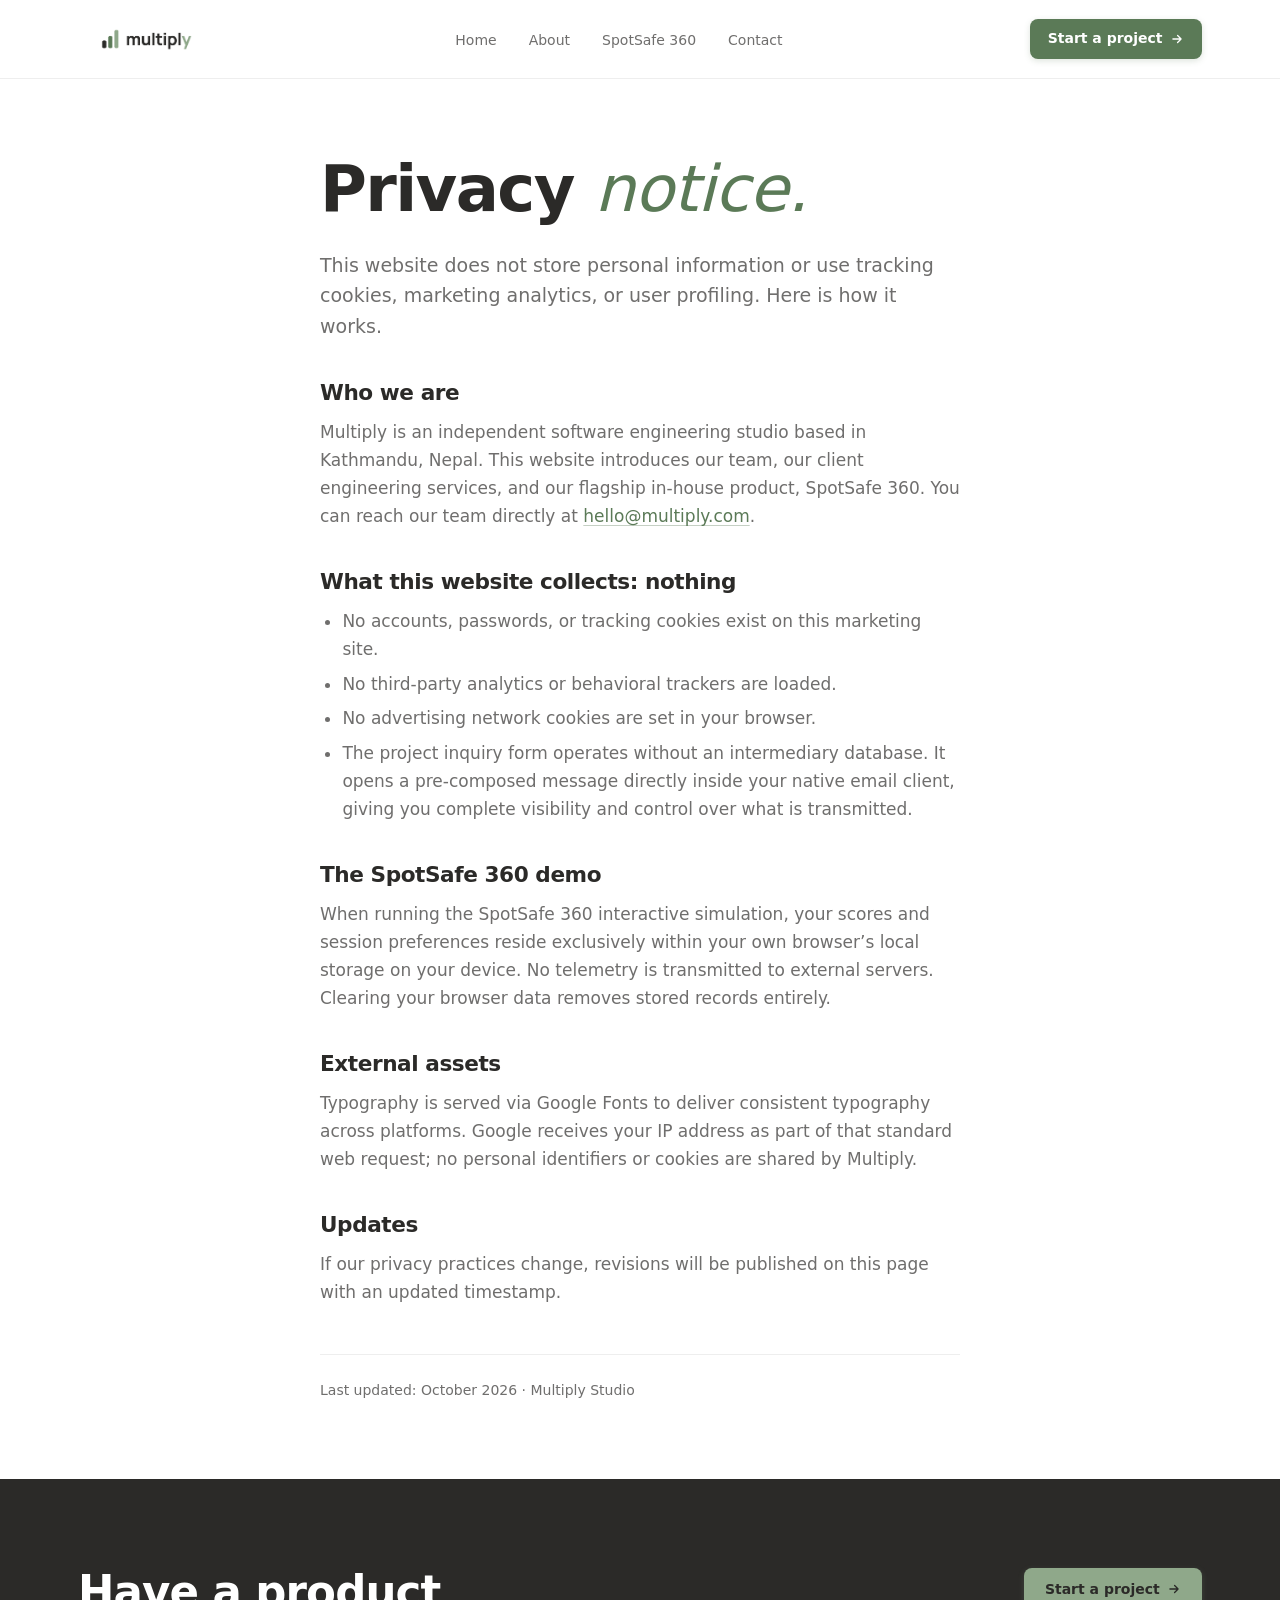
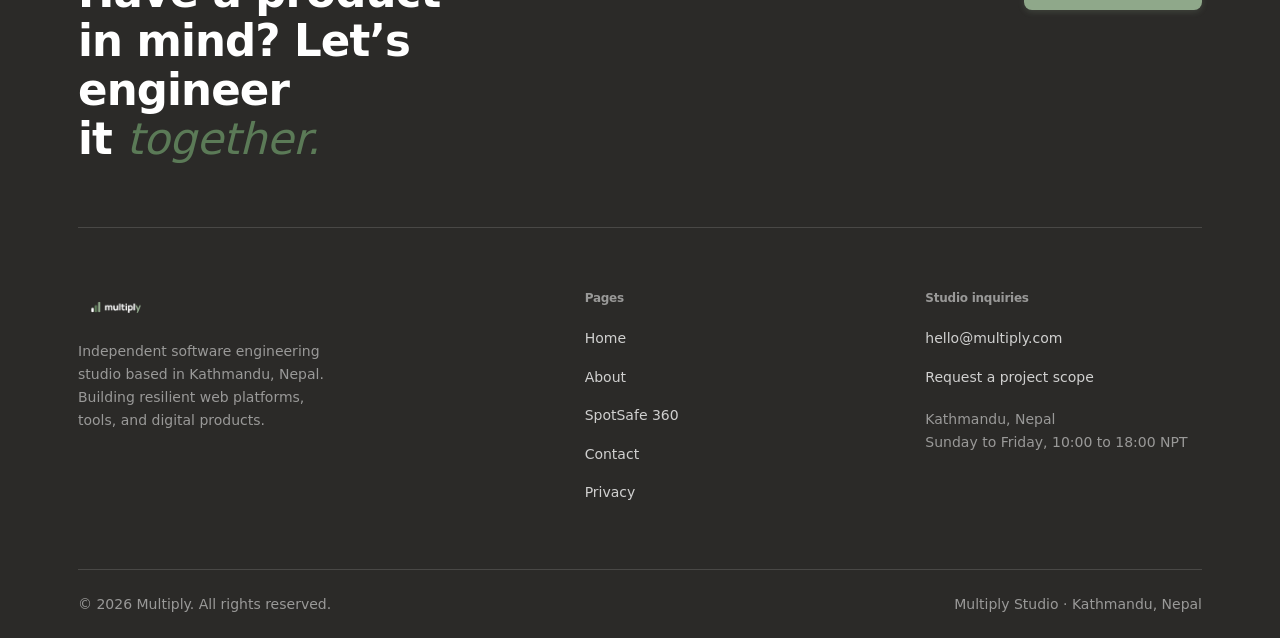
<file: privacy.html>
<!doctype html><html lang="en"><head><meta charset="utf-8"><meta name="viewport" content="width=device-width,initial-scale=1"><title>Privacy notice · Multiply</title><meta name="description" content="How the Multiply website handles your information. Short version: this site stores nothing about you."><meta name="theme-color" content="#FFFFFF"><meta name="color-scheme" content="light"><link rel="icon" href="favicon-multiply-32.png" type="image/png" sizes="32x32"><link rel="stylesheet" href="css/styles.css"><style>.prose { max-width: 46rem; }
    .prose h2 { font-size: 1.35rem; margin: 2.5rem 0 .8rem; }
    .prose p, .prose li { color: var(--ink-70); margin-bottom: .8rem; }
    .prose ul { padding-left: 1.4rem; list-style: disc; }
    .prose li { margin-bottom: .4rem; }
    .updated { font-size: var(--fs-small); color: var(--ink-50); margin-top: 3rem; padding-top: 1.5rem; border-top: 1px solid var(--line-soft); }</style></head><body><a class="skip-link" href="#main">Skip to main content</a><header class="site-head"><div class="wrap head-inner"><a class="brand" href="index.html" aria-label="Multiply home"><img src="assets/logos/Multiply_logo.png" alt="Multiply" width="619" height="258" fetchpriority="high"></a><nav class="nav-inline" aria-label="Main"><ul class="nav-list"><li><a class="nav-link" href="index.html">Home</a></li><li><a class="nav-link" href="about.html">About</a></li><li><a class="nav-link" href="spotsafe360.html">SpotSafe&nbsp;360</a></li><li><a class="nav-link" href="contact.html">Contact</a></li></ul></nav><div class="head-cta"><a class="btn btn--primary" href="contact.html">Start a project <svg viewBox="0 0 24 24" fill="none" stroke="currentColor" stroke-width="2.2" stroke-linecap="round" stroke-linejoin="round" aria-hidden="true"><path d="M5 12h14M13 6l6 6-6 6"/></svg> </a><button class="nav-toggle" aria-expanded="false" aria-controls="nav-drawer" aria-label="Open menu"><span class="nav-toggle-bars" aria-hidden="true"></span></button></div></div></header><nav class="nav-drawer" id="nav-drawer" aria-label="Mobile" aria-hidden="true"><ul class="nav-list"><li><a class="nav-link" href="index.html">Home</a></li><li><a class="nav-link" href="about.html">About</a></li><li><a class="nav-link" href="spotsafe360.html">SpotSafe&nbsp;360</a></li><li><a class="nav-link" href="contact.html">Contact</a></li></ul><div class="drawer-cta"><a class="btn btn--primary" href="contact.html">Start a project <svg viewBox="0 0 24 24" fill="none" stroke="currentColor" stroke-width="2.2" stroke-linecap="round" stroke-linejoin="round" aria-hidden="true"><path d="M5 12h14M13 6l6 6-6 6"/></svg></a></div></nav><div class="drawer-backdrop"></div><main id="main"><section class="section"><div class="wrap prose"><h1 class="h-display" style="margin:1.2rem 0 1.5rem">Privacy <span class="accent">notice.</span></h1><p class="lead">This website does not store personal information or use tracking cookies, marketing analytics, or user profiling. Here is how it works.</p><h2>Who we are</h2><p>Multiply is an independent software engineering studio based in Kathmandu, Nepal. This website introduces our team, our client engineering services, and our flagship in-house product, SpotSafe&nbsp;360. You can reach our team directly at <a data-email data-email-text href="mailto:hello@multiply.com">hello@multiply.com</a>.</p><h2>What this website collects: nothing</h2><ul><li>No accounts, passwords, or tracking cookies exist on this marketing site.</li><li>No third-party analytics or behavioral trackers are loaded.</li><li>No advertising network cookies are set in your browser.</li><li>The project inquiry form operates without an intermediary database. It opens a pre-composed message directly inside your native email client, giving you complete visibility and control over what is transmitted.</li></ul><h2>The SpotSafe 360 demo</h2><p>When running the SpotSafe&nbsp;360 interactive simulation, your scores and session preferences reside exclusively within your own browser&rsquo;s local storage on your device. No telemetry is transmitted to external servers. Clearing your browser data removes stored records entirely.</p><h2>External assets</h2><p>Typography is served via Google Fonts to deliver consistent typography across platforms. Google receives your IP address as part of that standard web request; no personal identifiers or cookies are shared by Multiply.</p><h2>Updates</h2><p>If our privacy practices change, revisions will be published on this page with an updated timestamp.</p><p class="updated">Last updated: October 2026 · Multiply Studio</p></div></section></main><footer class="site-footer"><div class="wrap"><div class="footer-cta-row"><h2 class="h-2">Have a product in mind? Let&rsquo;s engineer it <span class="accent">together.</span></h2><a class="btn btn--sage no-print" href="contact.html">Start a project <svg viewBox="0 0 24 24" fill="none" stroke="currentColor" stroke-width="2.2" stroke-linecap="round" stroke-linejoin="round" aria-hidden="true"><path d="M5 12h14M13 6l6 6-6 6"/></svg></a></div><div class="footer-grid"><div class="footer-brand"><img src="assets/logos/Multiply_logo_reversed.png" alt="Multiply" width="619" height="258" loading="lazy"><p class="footer-mission">Independent software engineering studio based in Kathmandu, Nepal. Building resilient web platforms, tools, and digital products.</p></div><nav class="footer-col" aria-label="Pages"><h4>Pages</h4><ul><li><a href="index.html">Home</a></li><li><a href="about.html">About</a></li><li><a href="spotsafe360.html">SpotSafe&nbsp;360</a></li><li><a href="contact.html">Contact</a></li><li><a href="privacy.html">Privacy</a></li></ul></nav><div class="footer-col"><h4>Studio inquiries</h4><ul><li><a data-email data-email-text href="mailto:hello@multiply.com">hello@multiply.com</a></li><li><a href="contact.html">Request a project scope</a></li></ul><p class="footer-note" style="margin-top:1.1rem">Kathmandu, Nepal<br>Sunday to Friday, 10:00 to 18:00&nbsp;NPT</p></div></div><div class="footer-bottom"><span>&copy; <span data-year>2026</span> Multiply. All rights reserved.</span> <span translate="no">Multiply Studio · Kathmandu, Nepal</span></div></div></footer><div class="mobile-cta"><a class="btn btn--primary" href="contact.html">Start a project</a></div><button class="back-to-top" aria-label="Back to top"><svg viewBox="0 0 24 24" fill="none" stroke="currentColor" stroke-width="2.5" stroke-linecap="round" stroke-linejoin="round" aria-hidden="true"><path d="M18 15l-6-6-6 6"/></svg></button><script src="js/main.js" defer="defer"></script></body></html>
</file>
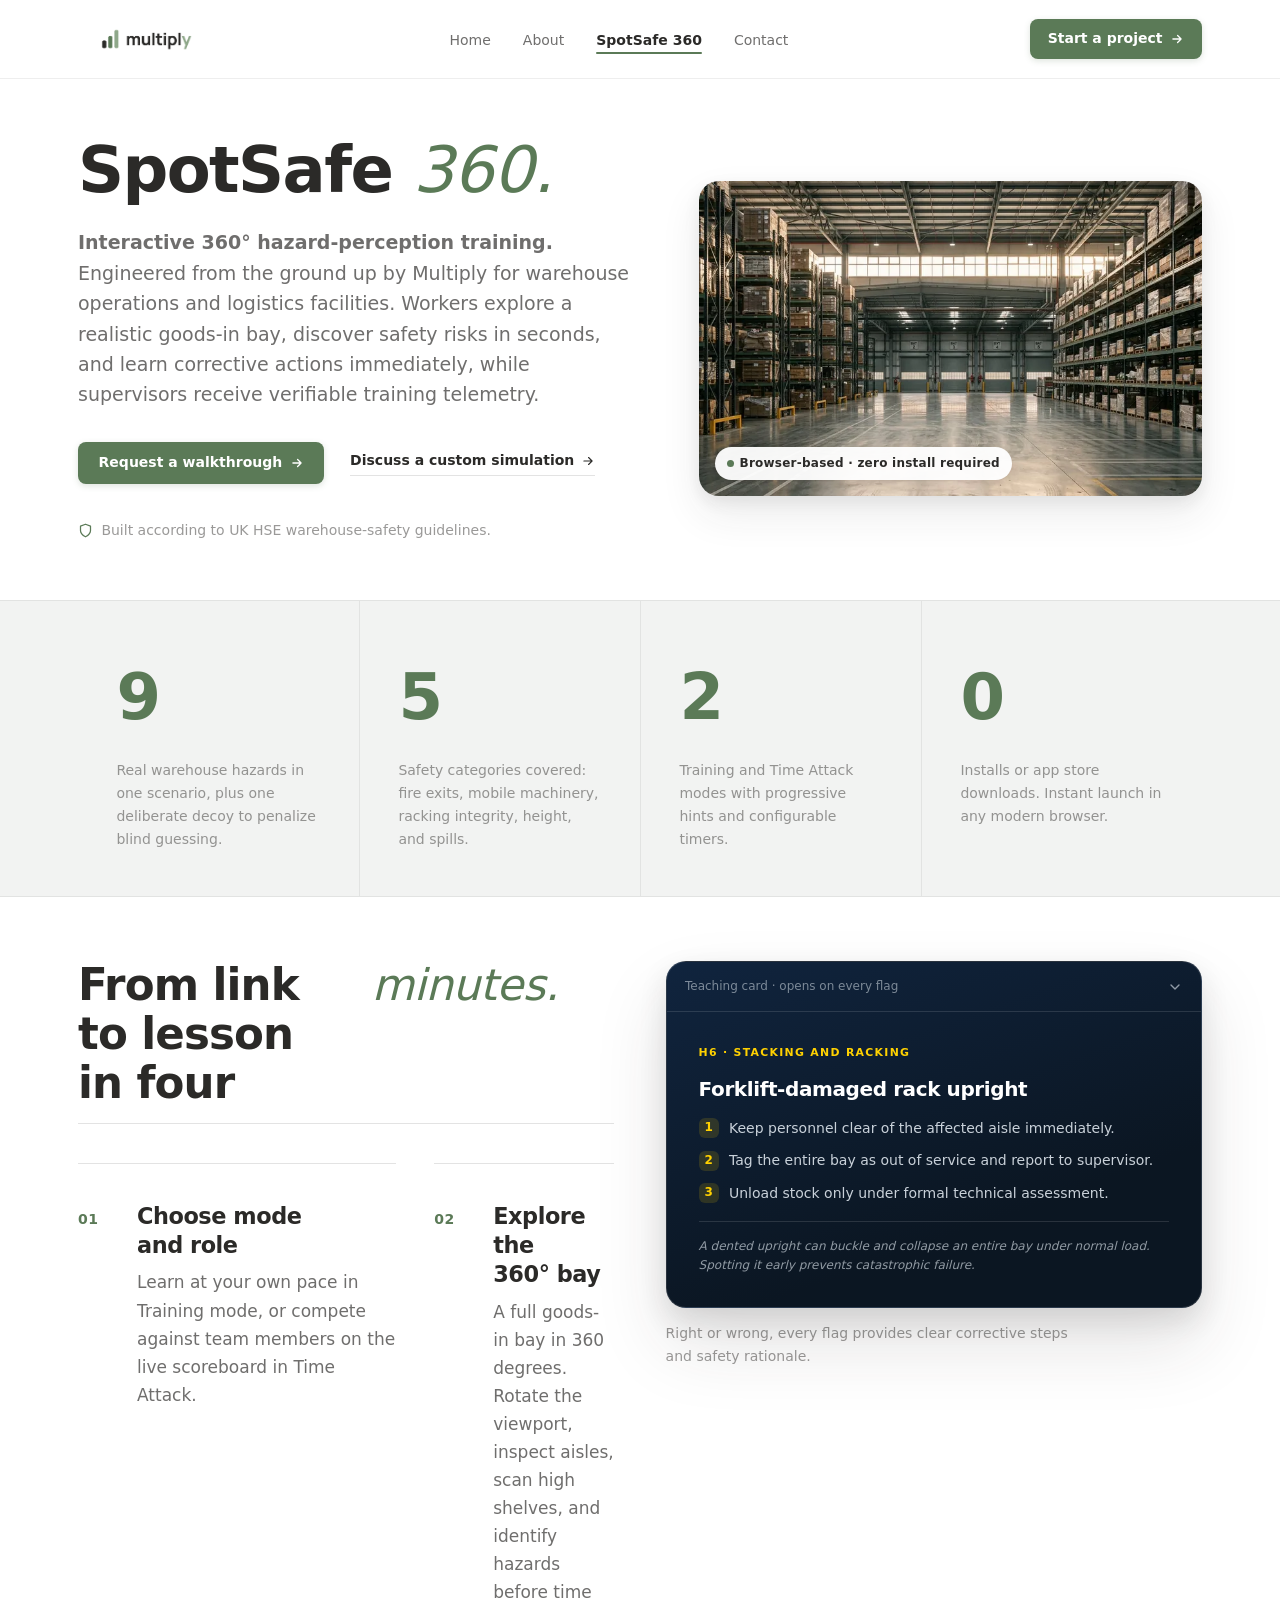
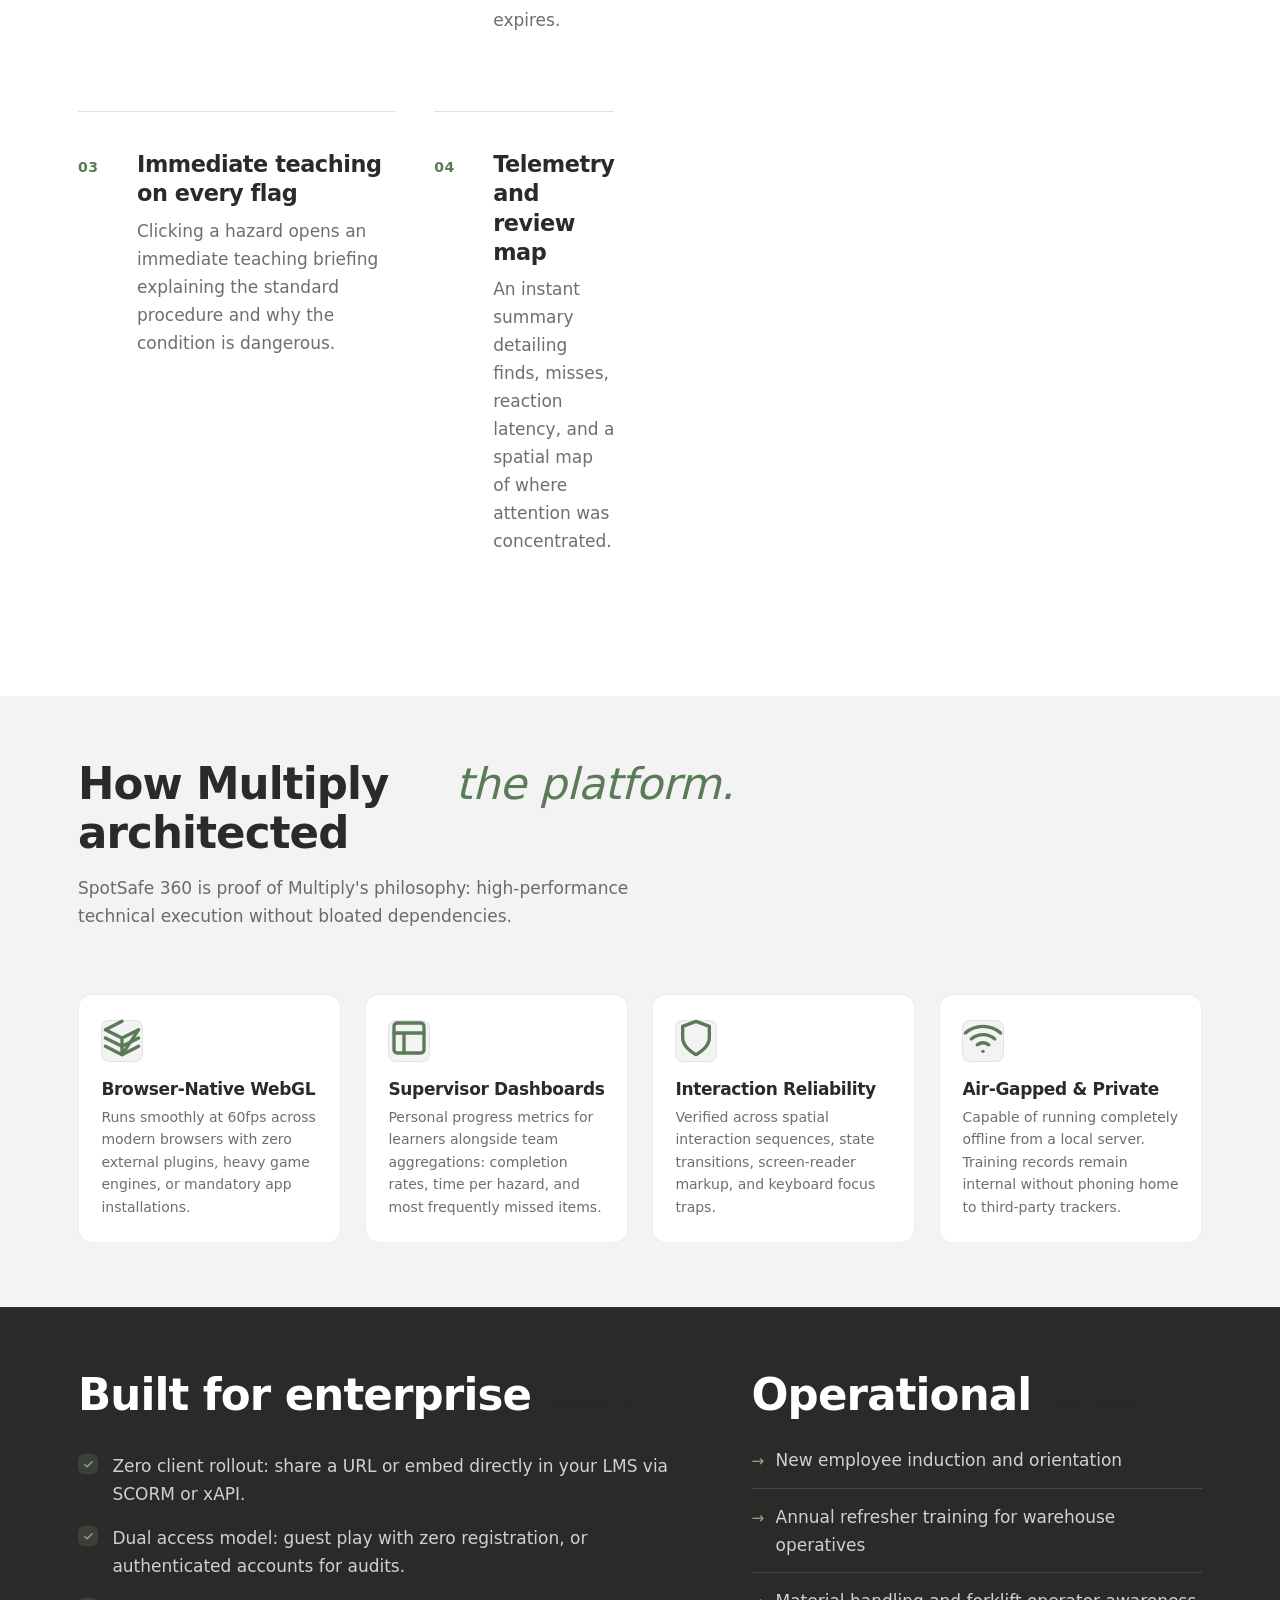
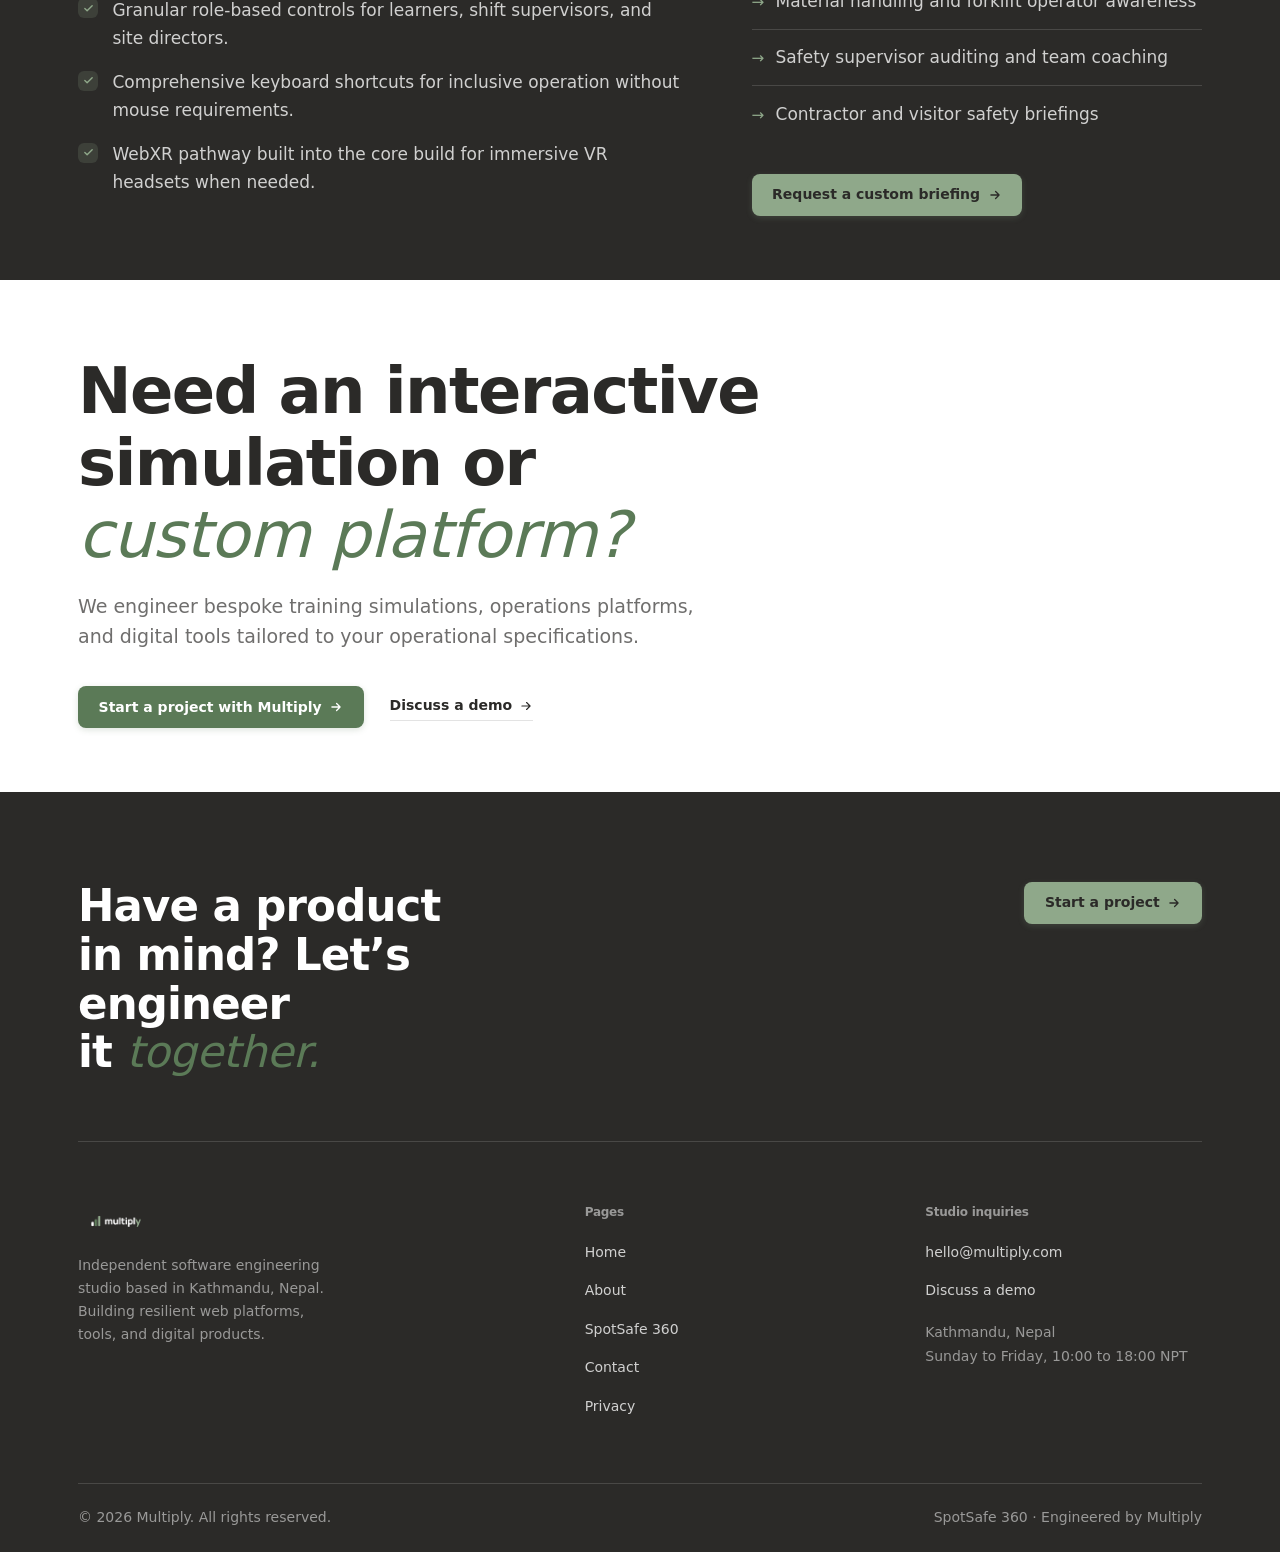
<file: spotsafe360.html>
<!doctype html><html lang="en"><head><meta charset="utf-8"><meta name="viewport" content="width=device-width,initial-scale=1"><title>SpotSafe 360 · Case Study by Multiply Software Studio</title><meta name="description" content="SpotSafe 360 is Multiply's flagship in-house hazard-perception platform. Browser-based 360-degree training, real-time analytics, and zero installs."><meta name="theme-color" content="#FFFFFF"><meta name="color-scheme" content="light"><link rel="icon" href="favicon-ss.svg" type="image/svg+xml"><link rel="icon" href="favicon-ss-32.png" type="image/png" sizes="32x32"><link rel="stylesheet" href="css/styles.css"></head><body><a class="skip-link" href="#main">Skip to main content</a><header class="site-head"><div class="wrap head-inner"><a class="brand" href="index.html" aria-label="Multiply home"><img src="assets/logos/Multiply_logo.png" alt="Multiply" width="619" height="258" fetchpriority="high"></a><nav class="nav-inline" aria-label="Main"><ul class="nav-list"><li><a class="nav-link" href="index.html">Home</a></li><li><a class="nav-link" href="about.html">About</a></li><li><a class="nav-link" href="spotsafe360.html" aria-current="page">SpotSafe&nbsp;360</a></li><li><a class="nav-link" href="contact.html">Contact</a></li></ul></nav><div class="head-cta"><a class="btn btn--primary" href="contact.html">Start a project <svg viewBox="0 0 24 24" fill="none" stroke="currentColor" stroke-width="2.2" stroke-linecap="round" stroke-linejoin="round" aria-hidden="true"><path d="M5 12h14M13 6l6 6-6 6"/></svg> </a><button class="nav-toggle" aria-expanded="false" aria-controls="nav-drawer" aria-label="Open menu"><span class="nav-toggle-bars" aria-hidden="true"></span></button></div></div></header><nav class="nav-drawer" id="nav-drawer" aria-label="Mobile" aria-hidden="true"><ul class="nav-list"><li><a class="nav-link" href="index.html">Home</a></li><li><a class="nav-link" href="about.html">About</a></li><li><a class="nav-link" href="spotsafe360.html" aria-current="page">SpotSafe&nbsp;360</a></li><li><a class="nav-link" href="contact.html">Contact</a></li></ul><div class="drawer-cta"><a class="btn btn--primary" href="contact.html">Start a project <svg viewBox="0 0 24 24" fill="none" stroke="currentColor" stroke-width="2.2" stroke-linecap="round" stroke-linejoin="round" aria-hidden="true"><path d="M5 12h14M13 6l6 6-6 6"/></svg></a></div></nav><div class="drawer-backdrop"></div><main id="main"><section class="hero product-hero"><div class="wrap hero-grid"><div><h1 class="h-display">SpotSafe <span class="accent">360.</span></h1><p class="lead"><strong>Interactive 360° hazard-perception training.</strong> Engineered from the ground up by Multiply for warehouse operations and logistics facilities. Workers explore a realistic goods-in bay, discover safety risks in seconds, and learn corrective actions immediately, while supervisors receive verifiable training telemetry.</p><div class="hero-actions"><a class="btn btn--primary" href="contact.html">Request a walkthrough <svg viewBox="0 0 24 24" fill="none" stroke="currentColor" stroke-width="2.2" stroke-linecap="round" stroke-linejoin="round" aria-hidden="true"><path d="M5 12h14M13 6l6 6-6 6"/></svg> </a><a class="link-arrow" href="contact.html">Discuss a custom simulation <svg viewBox="0 0 24 24" fill="none" stroke="currentColor" stroke-width="2" stroke-linecap="round" stroke-linejoin="round" aria-hidden="true"><path d="M5 12h14M13 6l6 6-6 6"/></svg></a></div><p class="hero-note"><svg viewBox="0 0 24 24" fill="none" stroke="currentColor" stroke-width="2" stroke-linecap="round" stroke-linejoin="round" aria-hidden="true"><path d="M12 22s8-4 8-10V5l-8-3-8 3v7c0 6 8 10 8 10z"/></svg> Built according to UK HSE warehouse-safety guidelines.</p></div><figure><div class="media-card" style="aspect-ratio:16/10"><picture><source type="image/webp" srcset="assets/images/bay-wide-896.webp 896w, assets/images/bay-wide-1408.webp 1408w" sizes="(max-width: 860px) 100vw, 46vw"><img src="assets/images/bay-wide-1408.jpg" alt="Inside the SpotSafe 360 goods-in bay: racking, roller doors and open floor to explore in 360 degrees" width="1408" height="768" fetchpriority="high"></picture><span class="media-chip">Browser-based · zero install required</span></div></figure></div></section><section class="fact-band stats-band" aria-label="Product facts"><div class="wrap stats-grid stats-grid--4"><div class="stat-cell"><span class="stat-num"><span>9</span></span><p class="stat-label">Real warehouse hazards in one scenario, plus one deliberate decoy to penalize blind guessing.</p></div><div class="stat-cell"><span class="stat-num"><span>5</span></span><p class="stat-label">Safety categories covered: fire exits, mobile machinery, racking integrity, height, and spills.</p></div><div class="stat-cell"><span class="stat-num"><span>2</span></span><p class="stat-label">Training and Time Attack modes with progressive hints and configurable timers.</p></div><div class="stat-cell"><span class="stat-num"><span>0</span></span><p class="stat-label">Installs or app store downloads. Instant launch in any modern browser.</p></div></div></section><section class="section"><div class="wrap grid-2"><div><div class="section-head" style="margin-bottom:1rem"><h2 class="h-2">From link to lesson in four <span class="accent">minutes.</span></h2></div><ol class="n-rows"><li class="n-row"><span class="n-num">01</span><div><h3 class="h-3">Choose mode and role</h3><p>Learn at your own pace in Training mode, or compete against team members on the live scoreboard in Time Attack.</p></div></li><li class="n-row"><span class="n-num">02</span><div><h3 class="h-3">Explore the 360° bay</h3><p>A full goods-in bay in 360 degrees. Rotate the viewport, inspect aisles, scan high shelves, and identify hazards before time expires.</p></div></li><li class="n-row"><span class="n-num">03</span><div><h3 class="h-3">Immediate teaching on every flag</h3><p>Clicking a hazard opens an immediate teaching briefing explaining the standard procedure and why the condition is dangerous.</p></div></li><li class="n-row"><span class="n-num">04</span><div><h3 class="h-3">Telemetry and review map</h3><p>An instant summary detailing finds, misses, reaction latency, and a spatial map of where attention was concentrated.</p></div></li></ol></div><figure class="sticky-side"><div class="ss-screen" role="img" aria-label="Preview of an expanded teaching card for a flagged hazard."><div class="ss-topbar"><span class="ss-tag">Teaching card · opens on every flag</span> <svg viewBox="0 0 24 24" width="16" height="16" fill="none" stroke="rgba(234,241,248,.6)" stroke-width="2" stroke-linecap="round" stroke-linejoin="round" aria-hidden="true"><path d="m6 9 6 6 6-6"/></svg></div><div class="ss-body ss-teach"><div class="ss-teach-head"><span class="flag-id" style="font-size:.68rem;font-weight:700;letter-spacing:.12em;color:var(--ss-yellow);text-transform:uppercase">H6 · Stacking and racking</span></div><p class="ss-headline" style="font-size:1.25rem">Forklift-damaged rack upright</p><ul class="ss-teach-steps"><li><span class="n">1</span>Keep personnel clear of the affected aisle immediately.</li><li><span class="n">2</span>Tag the entire bay as out of service and report to supervisor.</li><li><span class="n">3</span>Unload stock only under formal technical assessment.</li></ul><p class="ss-why">A dented upright can buckle and collapse an entire bay under normal load. Spotting it early prevents catastrophic failure.</p></div></div><figcaption class="media-caption">Right or wrong, every flag provides clear corrective steps and safety rationale.</figcaption></figure></div></section><section class="section section--sand"><div class="wrap"><div class="section-head"><h2 class="h-2">How Multiply architected <span class="accent">the platform.</span></h2><p class="body-copy" style="margin-top:1rem;max-width:54ch">SpotSafe 360 is proof of Multiply's philosophy: high-performance technical execution without bloated dependencies.</p></div><div class="cards-4" style="margin-top:2.5rem"><div class="card"><div class="card-icon"><svg viewBox="0 0 24 24" fill="none" stroke="currentColor" stroke-width="2" stroke-linecap="round" stroke-linejoin="round" aria-hidden="true"><polygon points="12 2 2 7 12 12 22 7 12 22 12 12 2 7"/><polyline points="2 17 12 22 22 17"/><polyline points="2 12 12 17 22 12"/></svg></div><h3>Browser-Native WebGL</h3><p>Runs smoothly at 60fps across modern browsers with zero external plugins, heavy game engines, or mandatory app installations.</p></div><div class="card"><div class="card-icon"><svg viewBox="0 0 24 24" fill="none" stroke="currentColor" stroke-width="2" stroke-linecap="round" stroke-linejoin="round" aria-hidden="true"><rect width="18" height="18" x="3" y="3" rx="2"/><path d="M3 9h18M9 21V9"/></svg></div><h3>Supervisor Dashboards</h3><p>Personal progress metrics for learners alongside team aggregations: completion rates, time per hazard, and most frequently missed items.</p></div><div class="card"><div class="card-icon"><svg viewBox="0 0 24 24" fill="none" stroke="currentColor" stroke-width="2" stroke-linecap="round" stroke-linejoin="round" aria-hidden="true"><path d="M12 22s8-4 8-10V5l-8-3-8 3v7c0 6 8 10 8 10z"/></svg></div><h3>Interaction Reliability</h3><p>Verified across spatial interaction sequences, state transitions, screen-reader markup, and keyboard focus traps.</p></div><div class="card"><div class="card-icon"><svg viewBox="0 0 24 24" fill="none" stroke="currentColor" stroke-width="2" stroke-linecap="round" stroke-linejoin="round" aria-hidden="true"><path d="M5 12.55a11 11 0 0 1 14.08 0"/><path d="M1.42 9a16 16 0 0 1 21.16 0"/><path d="M8.53 16.11a6 6 0 0 1 6.95 0"/><line x1="12" y1="20" x2="12.01" y2="20"/></svg></div><h3>Air-Gapped &amp; Private</h3><p>Capable of running completely offline from a local server. Training records remain internal without phoning home to third-party trackers.</p></div></div></div></section><section class="section dark"><div class="wrap feature-split"><div><h2 class="h-2" style="margin-bottom:2rem">Built for enterprise <span class="accent">reliability.</span></h2><ul class="tick-list"><li><span class="tick"><svg viewBox="0 0 24 24" fill="none" stroke="currentColor" stroke-width="3" stroke-linecap="round" stroke-linejoin="round" aria-hidden="true"><path d="M20 6 9 17l-5-5"/></svg></span>Zero client rollout: share a URL or embed directly in your LMS via SCORM or xAPI.</li><li><span class="tick"><svg viewBox="0 0 24 24" fill="none" stroke="currentColor" stroke-width="3" stroke-linecap="round" stroke-linejoin="round" aria-hidden="true"><path d="M20 6 9 17l-5-5"/></svg></span>Dual access model: guest play with zero registration, or authenticated accounts for audits.</li><li><span class="tick"><svg viewBox="0 0 24 24" fill="none" stroke="currentColor" stroke-width="3" stroke-linecap="round" stroke-linejoin="round" aria-hidden="true"><path d="M20 6 9 17l-5-5"/></svg></span>Granular role-based controls for learners, shift supervisors, and site directors.</li><li><span class="tick"><svg viewBox="0 0 24 24" fill="none" stroke="currentColor" stroke-width="3" stroke-linecap="round" stroke-linejoin="round" aria-hidden="true"><path d="M20 6 9 17l-5-5"/></svg></span>Comprehensive keyboard shortcuts for inclusive operation without mouse requirements.</li><li><span class="tick"><svg viewBox="0 0 24 24" fill="none" stroke="currentColor" stroke-width="3" stroke-linecap="round" stroke-linejoin="round" aria-hidden="true"><path d="M20 6 9 17l-5-5"/></svg></span>WebXR pathway built into the core build for immersive VR headsets when needed.</li></ul></div><div class="roles-panel"><h2 class="h-2" style="margin-bottom:.8rem">Operational <span class="accent">use cases.</span></h2><ul class="role-list"><li>New employee induction and orientation</li><li>Annual refresher training for warehouse operatives</li><li>Material handling and forklift operator awareness</li><li>Safety supervisor auditing and team coaching</li><li>Contractor and visitor safety briefings</li></ul><div style="margin-top:2rem"><a class="btn btn--sage" href="contact.html">Request a custom briefing <svg viewBox="0 0 24 24" fill="none" stroke="currentColor" stroke-width="2.2" stroke-linecap="round" stroke-linejoin="round" aria-hidden="true"><path d="M5 12h14M13 6l6 6-6 6"/></svg></a></div></div></div></section><section class="section"><div class="wrap"><h2 class="h-display" style="max-width:18ch;margin-bottom:1.2rem;margin-top:.8rem">Need an interactive simulation or <span class="accent">custom platform?</span></h2><p class="lead" style="margin-bottom:2.2rem;max-width:54ch">We engineer bespoke training simulations, operations platforms, and digital tools tailored to your operational specifications.</p><div class="hero-actions"><a class="btn btn--primary" href="contact.html">Start a project with Multiply <svg viewBox="0 0 24 24" fill="none" stroke="currentColor" stroke-width="2.2" stroke-linecap="round" stroke-linejoin="round" aria-hidden="true"><path d="M5 12h14M13 6l6 6-6 6"/></svg> </a><a class="link-arrow" href="contact.html">Discuss a demo <svg viewBox="0 0 24 24" fill="none" stroke="currentColor" stroke-width="2" stroke-linecap="round" stroke-linejoin="round" aria-hidden="true"><path d="M5 12h14M13 6l6 6-6 6"/></svg></a></div></div></section></main><footer class="site-footer"><div class="wrap"><div class="footer-cta-row"><h2 class="h-2">Have a product in mind? Let&rsquo;s engineer it <span class="accent">together.</span></h2><a class="btn btn--sage no-print" href="contact.html">Start a project <svg viewBox="0 0 24 24" fill="none" stroke="currentColor" stroke-width="2.2" stroke-linecap="round" stroke-linejoin="round" aria-hidden="true"><path d="M5 12h14M13 6l6 6-6 6"/></svg></a></div><div class="footer-grid"><div class="footer-brand"><img src="assets/logos/Multiply_logo_reversed.png" alt="Multiply" width="619" height="258" loading="lazy"><p class="footer-mission">Independent software engineering studio based in Kathmandu, Nepal. Building resilient web platforms, tools, and digital products.</p></div><nav class="footer-col" aria-label="Pages"><h4>Pages</h4><ul><li><a href="index.html">Home</a></li><li><a href="about.html">About</a></li><li><a href="spotsafe360.html">SpotSafe&nbsp;360</a></li><li><a href="contact.html">Contact</a></li><li><a href="privacy.html">Privacy</a></li></ul></nav><div class="footer-col"><h4>Studio inquiries</h4><ul><li><a data-email data-email-text href="mailto:hello@multiply.com">hello@multiply.com</a></li><li><a href="contact.html">Discuss a demo</a></li></ul><p class="footer-note" style="margin-top:1.1rem">Kathmandu, Nepal<br>Sunday to Friday, 10:00 to 18:00&nbsp;NPT</p></div></div><div class="footer-bottom"><span>&copy; <span data-year>2026</span> Multiply. All rights reserved.</span> <span translate="no">SpotSafe&nbsp;360 · Engineered by Multiply</span></div></div></footer><div class="mobile-cta"><a class="btn btn--primary" href="contact.html">Start a project</a></div><button class="back-to-top" aria-label="Back to top"><svg viewBox="0 0 24 24" fill="none" stroke="currentColor" stroke-width="2.5" stroke-linecap="round" stroke-linejoin="round" aria-hidden="true"><path d="M18 15l-6-6-6 6"/></svg></button><script src="js/main.js" defer="defer"></script></body></html>
</file>
<file: css/styles.css>
:root {
  --charcoal: #2b2a28;
  --sage: #8fa88a;
  --deep-sage: #5b7a57;
  --sand: #f2f3f2;
  --white: #ffffff;
  --ink-90: rgba(43, 42, 40, 0.9);
  --ink-70: rgba(43, 42, 40, 0.68);
  --ink-50: rgba(43, 42, 40, 0.48);
  --line: rgba(43, 42, 40, 0.13);
  --line-soft: rgba(43, 42, 40, 0.08);
  --on-dark: rgba(255, 255, 255, 0.78);
  --on-dark-soft: rgba(255, 255, 255, 0.52);
  --line-dark: rgba(255, 255, 255, 0.14);
  --ss-navy: #10243e;
  --ss-ink: #0b1622;
  --ss-yellow: #ffd100;
  --ss-shield: #1666d6;
  --ss-deep: #1f4e96;
  --ss-line: rgba(255, 255, 255, 0.12);
  --font-head:
    system-ui, -apple-system, BlinkMacSystemFont, "Segoe UI", sans-serif;
  --font-body:
    system-ui, -apple-system, BlinkMacSystemFont, "Segoe UI", sans-serif;
  --fs-label: 0.75rem;
  --fs-small: 0.875rem;
  --fs-body: 1.0625rem;
  --fs-lead: 1.1875rem;
  --fs-h3: clamp(1.2rem, 0.5vw + 1.05rem, 1.4rem);
  --fs-h2: clamp(1.9rem, 3.4vw, 3.125rem);
  --fs-h1: clamp(2.3rem, 5vw, 4.25rem);
  --fs-figure: var(--fs-h1);
  --fs-quote: var(--fs-h2);
  --sp-3: 1.5rem;
  --sp-4: 2rem;
  --sp-5: 3rem;
  --section-y: clamp(3.25rem, 5vw, 5.25rem);
  --gutter: clamp(1rem, 4vw, 3rem);
  --maxw: 1220px;
  --r-sm: 10px;
  --r-md: 14px;
  --r-lg: 20px;
  --r-pill: 999px;
  --shadow-sm:
    0 1px 2px rgba(43, 42, 40, 0.06), 0 3px 10px rgba(43, 42, 40, 0.05);
  --shadow-md:
    0 6px 16px rgba(43, 42, 40, 0.08), 0 18px 40px rgba(43, 42, 40, 0.09);
  --shadow-lg:
    0 12px 28px rgba(43, 42, 40, 0.12), 0 36px 72px rgba(43, 42, 40, 0.13);
  --ease-out: cubic-bezier(0.22, 1, 0.36, 1);
  --dur-1: 0.18s;
  --dur-2: 0.4s;
  --dur-3: 0.65s;
  --header-h: 78px;
}
*,
::after,
::before {
  box-sizing: border-box;
  margin: 0;
  padding: 0;
}
html {
  scroll-behavior: smooth;
  -webkit-text-size-adjust: 100%;
  overflow-x: clip;
}
body {
  font-family: var(--font-body);
  font-size: var(--fs-body);
  line-height: 1.65;
  color: var(--ink-90);
  background: var(--white);
  -webkit-font-smoothing: antialiased;
  text-rendering: optimizeLegibility;
  overflow-x: hidden;
}
img,
svg,
video {
  display: block;
  max-width: 100%;
  height: auto;
}
button,
input,
select,
textarea {
  font: inherit;
  color: inherit;
}
a {
  color: var(--deep-sage);
  text-decoration-color: rgba(91, 122, 87, 0.35);
  text-underline-offset: 3px;
}
a:hover {
  text-decoration-color: currentColor;
}
::selection {
  background: var(--sage);
  color: var(--charcoal);
}
:focus {
  outline: 0;
}
:focus-visible {
  outline: 2px solid var(--deep-sage);
  outline-offset: 3px;
  border-radius: 4px;
}
.dark :focus-visible,
.site-footer :focus-visible {
  outline-color: var(--sage);
}
.skip-link {
  position: fixed;
  top: var(--sp-3);
  left: var(--sp-3);
  z-index: 200;
  background: var(--charcoal);
  color: var(--white);
  padding: 0.65rem 1.1rem;
  border-radius: var(--r-sm);
  font-weight: 600;
  font-size: var(--fs-small);
  text-decoration: none;
  transform: translateY(-160%);
  transition: transform var(--dur-1) var(--ease-out);
}
.skip-link:focus-visible {
  transform: translateY(0);
  color: var(--white);
}
main {
  scroll-margin-top: var(--header-h);
}
section {
  scroll-margin-top: calc(var(--header-h) + 1rem);
}
h1,
h2,
h3,
h4 {
  font-family: var(--font-head);
  font-weight: 600;
  line-height: 1.12;
  letter-spacing: -0.02em;
  color: var(--charcoal);
  text-wrap: balance;
}
.h-display {
  font-size: var(--fs-h1);
  font-weight: 600;
  letter-spacing: -0.025em;
}
.h-2 {
  font-size: var(--fs-h2);
}
.h-3 {
  font-size: var(--fs-h3);
  line-height: 1.3;
}
.accent {
  font-style: italic;
  color: var(--deep-sage);
  font-weight: 500;
  letter-spacing: -0.01em;
}
.dark .accent,
.lead {
  font-size: var(--fs-lead);
  line-height: 1.6;
  color: var(--ink-70);
  max-width: 56ch;
}
.body-copy {
  color: var(--ink-70);
  max-width: 60ch;
}
.body-copy + .body-copy {
  margin-top: 1em;
}
.stat-num {
  font-family: var(--font-head);
  font-size: var(--fs-figure);
  font-weight: 600;
  letter-spacing: -0.02em;
  font-variant-numeric: tabular-nums;
}
.wrap {
  max-width: var(--maxw);
  margin-inline: auto;
  padding-inline: var(--gutter);
}
.section {
  padding-block: var(--section-y);
}
main > .section:first-of-type {
  padding-top: clamp(2.25rem, 4.5vw, 3.5rem);
}
.section--sand {
  background: var(--sand);
}
.dark {
  background: var(--charcoal);
  color: var(--on-dark);
}
.dark h1,
.dark h2,
.dark h3,
.dark h4 {
  color: var(--white);
}
.section-head {
  max-width: 44rem;
  margin-bottom: clamp(2.5rem, 5vw, 4rem);
}
.grid-2,
.section-head .h-2 {
  display: grid;
  grid-template-columns: 1fr 1fr;
  gap: clamp(2rem, 4vw, 4rem);
  align-items: start;
}
.btn {
  display: inline-flex;
  align-items: center;
  justify-content: center;
  gap: 0.55em;
  padding: 0.85em 1.6em;
  border: 0;
  border-radius: var(--r-pill);
  font-family: var(--font-head);
  font-weight: 600;
  font-size: var(--fs-small);
  line-height: 1;
  text-decoration: none;
  cursor: pointer;
  transition:
    transform var(--dur-1) var(--ease-out),
    box-shadow var(--dur-1) var(--ease-out),
    background-color var(--dur-1) var(--ease-out);
  -webkit-tap-highlight-color: transparent;
  touch-action: manipulation;
}
.btn:active {
  transform: translateY(1px) scale(0.99);
}
.btn--primary {
  background: var(--deep-sage);
  color: var(--white);
  box-shadow: 0 6px 18px rgba(91, 122, 87, 0.28);
}
.btn--primary:hover {
  background: #4a6548;
}
.btn--sage {
  background: var(--sage);
  color: var(--charcoal);
  box-shadow: 0 6px 18px rgba(143, 168, 138, 0.35);
}
.btn--sage:hover {
  background: #9bb496;
}
.link-arrow {
  display: inline-flex;
  align-items: center;
  gap: 0.45em;
  font-weight: 600;
  font-size: var(--fs-small);
  color: var(--charcoal);
  text-decoration: none;
  border-bottom: 1.5px solid var(--line);
  padding-bottom: 0.2em;
  transition:
    border-color var(--dur-1) var(--ease-out),
    color var(--dur-1) var(--ease-out);
}
.link-arrow svg {
  width: 1em;
  height: 1em;
  transition: transform var(--dur-1) var(--ease-out);
}
.link-arrow:hover {
  border-color: var(--charcoal);
}
.dark .link-arrow {
  color: var(--white);
  border-color: var(--line-dark);
}
.dark .link-arrow:hover {
  border-color: var(--white);
}
.site-head {
  position: sticky;
  top: 0;
  z-index: 100;
  background: rgba(255, 255, 255, 0.96);
  border-bottom: 1px solid var(--line-soft);
  transition:
    border-color var(--dur-2) var(--ease-out),
    box-shadow var(--dur-2) var(--ease-out);
}
.site-head.is-scrolled {
  border-bottom-color: var(--line);
  box-shadow: 0 4px 20px rgba(43, 42, 40, 0.05);
}
.head-inner {
  height: var(--header-h);
  display: flex;
  align-items: center;
  justify-content: space-between;
  gap: var(--sp-3);
}
.brand {
  display: inline-flex;
  align-items: center;
  gap: 0.7rem;
  text-decoration: none;
  flex-shrink: 0;
}
.brand img {
  width: 130px;
  height: auto;
}
.nav-list {
  display: flex;
  align-items: center;
  gap: clamp(1.25rem, 2.5vw, 2.5rem);
  list-style: none;
}
.nav-link {
  position: relative;
  font-size: var(--fs-small);
  font-weight: 500;
  color: var(--ink-70);
  text-decoration: none;
  padding: 0.35rem 0;
  transition: color var(--dur-1) var(--ease-out);
}
.nav-link:hover {
  color: var(--charcoal);
}
.nav-link::after {
  content: "";
  position: absolute;
  left: 0;
  right: 100%;
  bottom: 0;
  height: 2px;
  background: var(--deep-sage);
  border-radius: 2px;
  transition: right var(--dur-2) var(--ease-out);
}
.nav-link:hover::after,
.nav-link[aria-current="page"]::after {
  right: 0;
}
.nav-link[aria-current="page"] {
  color: var(--charcoal);
  font-weight: 600;
}
.head-cta {
  display: flex;
  align-items: center;
  gap: 0.8rem;
}
.head-cta .btn {
  padding: 0.72em 1.35em;
  font-size: var(--fs-small);
}
.nav-toggle {
  display: none;
  width: 44px;
  height: 44px;
  border: 0;
  border-radius: var(--r-sm);
  background: 0 0;
  cursor: pointer;
  align-items: center;
  justify-content: center;
}
.nav-toggle-bars {
  position: relative;
  width: 22px;
  height: 2px;
  background: var(--charcoal);
  border-radius: 2px;
  transition: background var(--dur-1);
}
.nav-toggle-bars::after,
.nav-toggle-bars::before {
  content: "";
  position: absolute;
  left: 0;
  width: 22px;
  height: 2px;
  background: var(--charcoal);
  border-radius: 2px;
  transition:
    transform var(--dur-2) var(--ease-out),
    top var(--dur-2) var(--ease-out);
}
.nav-toggle-bars::before {
  top: -7px;
}
.nav-toggle-bars::after {
  top: 7px;
}
.nav-toggle[aria-expanded="true"] .nav-toggle-bars {
  background: 0 0;
}
.nav-toggle[aria-expanded="true"] .nav-toggle-bars::before {
  top: 0;
  transform: rotate(45deg);
}
.nav-toggle[aria-expanded="true"] .nav-toggle-bars::after {
  top: 0;
  transform: rotate(-45deg);
}
.nav-drawer {
  position: fixed;
  inset: var(--header-h) 0 auto 0;
  z-index: 99;
  background: var(--white);
  border-bottom: 1px solid var(--line);
  box-shadow: var(--shadow-md);
  padding: var(--sp-3) var(--gutter) var(--sp-5);
  transform: translateY(-110%);
  visibility: hidden;
  transition:
    transform var(--dur-2) var(--ease-out),
    visibility 0s var(--dur-2);
  overscroll-behavior: contain;
}
.nav-drawer.is-open {
  transform: translateY(0);
  visibility: visible;
  transition: transform var(--dur-2) var(--ease-out);
}
.nav-drawer .nav-list {
  flex-direction: column;
  align-items: stretch;
  gap: 0;
}
.nav-drawer .nav-list li {
  border-bottom: 1px solid var(--line-soft);
}
.nav-drawer .nav-link {
  display: block;
  padding: 1rem 0.25rem;
  font-size: var(--fs-body);
}
.drawer-cta {
  margin-top: var(--sp-3);
}
.drawer-cta .btn {
  width: 100%;
  padding-block: 1.05em;
}
.mobile-cta {
  position: fixed;
  left: 0;
  right: 0;
  bottom: 0;
  z-index: 98;
  display: none;
  padding: 0.7rem var(--gutter) calc(0.7rem + env(safe-area-inset-bottom, 0px));
  background: var(--sand);
  border-top: 1px solid var(--line-soft);
  transform: translateY(110%);
  transition: transform var(--dur-2) var(--ease-out);
}
.mobile-cta.is-visible {
  transform: translateY(0);
}
.mobile-cta .btn {
  width: 100%;
  padding-block: 1em;
}
.site-footer {
  background: var(--charcoal);
  color: var(--on-dark);
  padding-top: clamp(4rem, 7vw, 6.5rem);
}
.footer-cta-row {
  display: flex;
  align-items: flex-start;
  justify-content: space-between;
  gap: var(--sp-4);
  padding-bottom: clamp(3rem, 5vw, 4.5rem);
  border-bottom: 1px solid var(--line-dark);
}
.footer-cta-row .h-2 {
  color: var(--white);
  max-width: 15ch;
}
.footer-grid {
  display: grid;
  grid-template-columns: 1.6fr 1fr 1fr;
  gap: clamp(2rem, 5vw, 6rem);
  padding-block: clamp(3rem, 5vw, 4.5rem);
}
.footer-brand img {
  height: 30px;
  width: auto;
  margin-bottom: 1.1rem;
}
.footer-mission {
  color: var(--on-dark-soft);
  font-size: var(--fs-small);
  max-width: 30ch;
}
.footer-col h4 {
  font-family: var(--font-body);
  font-size: var(--fs-label);
  font-weight: 600;
  color: var(--on-dark-soft);
  margin-bottom: 1.1rem;
}
.footer-col ul {
  list-style: none;
  display: grid;
  gap: 0.65rem;
}
.footer-col a {
  color: var(--on-dark);
  text-decoration: none;
  font-size: var(--fs-small);
  transition: color var(--dur-1);
}
.footer-col a:hover {
  color: var(--white);
  text-decoration: underline;
  text-underline-offset: 3px;
}
.footer-note {
  color: var(--on-dark-soft);
  font-size: var(--fs-small);
  line-height: 1.7;
}
.footer-note a {
  color: var(--on-dark);
}
.footer-bottom {
  display: flex;
  align-items: center;
  justify-content: space-between;
  gap: var(--sp-3);
  flex-wrap: wrap;
  padding-block: 1.4rem;
  border-top: 1px solid var(--line-dark);
  font-size: var(--fs-small);
  color: var(--on-dark-soft);
}
.media-card {
  position: relative;
  border-radius: var(--r-lg);
  overflow: hidden;
  box-shadow: var(--shadow-md);
  background: var(--sand);
}
.media-card img {
  width: 100%;
  height: 100%;
  object-fit: cover;
  transition: transform 1.2s var(--ease-out);
}
.media-caption {
  font-size: var(--fs-small);
  color: var(--ink-50);
  margin-top: 0.9rem;
  max-width: 46ch;
}
.dark .media-caption {
  color: var(--on-dark-soft);
}
.media-chip {
  position: absolute;
  left: 1rem;
  bottom: 1rem;
  display: inline-flex;
  align-items: center;
  gap: 0.5em;
  background: rgba(255, 255, 255, 0.95);
  color: var(--charcoal);
  border-radius: var(--r-pill);
  padding: 0.55em 1em;
  font-size: var(--fs-label);
  font-weight: 600;
  letter-spacing: 0.02em;
  box-shadow: var(--shadow-sm);
}
.media-chip::before {
  content: "";
  width: 7px;
  height: 7px;
  border-radius: 50%;
  background: var(--deep-sage);
}
.service-strip {
  background: var(--sage);
  color: var(--charcoal);
  padding-block: 0.85rem;
}
.service-strip__items {
  display: flex;
  flex-wrap: wrap;
  justify-content: center;
  gap: 0.5rem 2rem;
}
.service-strip__items span {
  font-family: var(--font-head);
  font-weight: 600;
  font-size: var(--fs-small);
  letter-spacing: 0.04em;
  white-space: nowrap;
  display: inline-flex;
  align-items: center;
  gap: 1rem;
}
.service-strip__items span::after {
  content: "·";
  font-size: var(--fs-body);
  opacity: 0.55;
}
.service-strip__items span:last-child::after {
  display: none;
}
.stats-band {
  border-block: 1px solid var(--line-soft);
}
.stats-grid {
  display: grid;
  grid-template-columns: repeat(3, 1fr);
}
.stat-cell {
  padding: clamp(1.75rem, 3.5vw, 3rem) clamp(1rem, 3vw, 2.5rem);
  transition: background-color var(--dur-2) var(--ease-out);
}
.stat-cell:hover {
  background-color: rgba(143, 168, 138, 0.05);
}
.stat-cell + .stat-cell {
  border-left: 1px solid var(--line-soft);
}
.stat-cell .stat-num {
  display: block;
  color: var(--charcoal);
}
.stat-cell .stat-num .accent {
  color: var(--deep-sage);
}
.stat-label {
  margin-top: 0.5rem;
  font-size: var(--fs-small);
  color: var(--ink-50);
  max-width: 24ch;
}
.stats-grid--4 {
  grid-template-columns: repeat(4, 1fr);
}
.n-row,
.n-rows {
  display: grid;
  grid-template-columns: auto 1fr;
  gap: clamp(1.25rem, 3vw, 3rem);
  padding-block: clamp(1.75rem, 3vw, 2.6rem);
  border-top: 1px solid var(--line);
  align-items: baseline;
}
.dark .n-row {
  border-top-color: var(--line-dark);
}
.n-num {
  font-family: var(--font-head);
  font-size: var(--fs-small);
  font-weight: 600;
  color: var(--deep-sage);
  font-variant-numeric: tabular-nums;
  letter-spacing: 0.04em;
}
.dark .n-num {
  color: var(--sage);
}
.n-row h3,
.roles-panel h3 {
  margin-bottom: 0.5rem;
}
.n-row p {
  color: var(--ink-70);
  max-width: 52ch;
}
.dark .n-row p {
  color: var(--on-dark);
}
.cards-4 {
  display: grid;
  grid-template-columns: repeat(4, 1fr);
  gap: clamp(1rem, 2vw, 1.5rem);
}
.card {
  background: var(--white);
  border: 1px solid var(--line-soft);
  border-radius: var(--r-md);
  padding: 1.6rem 1.4rem 1.5rem;
  transition:
    transform var(--dur-2) var(--ease-out),
    box-shadow var(--dur-2) var(--ease-out),
    border-color var(--dur-2);
}
.card:hover {
  border-color: var(--line);
}
.card-icon {
  width: 42px;
  height: 42px;
  border-radius: 12px;
  margin-bottom: 1.1rem;
  background: var(--sand);
  color: var(--deep-sage);
  display: flex;
  align-items: center;
  justify-content: center;
  transition: background var(--dur-2) var(--ease-out);
}
.card:hover .card-icon {
  background: rgba(143, 168, 138, 0.2);
}
.card h3,
.card-icon svg,
.contact-card-icon svg {
  font-size: var(--fs-body);
  margin-bottom: 0.45rem;
}
.card p {
  font-size: var(--fs-small);
  color: var(--ink-70);
  line-height: 1.6;
}
.tick-list {
  list-style: none;
  display: grid;
  gap: 1rem;
}
.tick-list li {
  display: grid;
  grid-template-columns: auto 1fr;
  gap: 0.9rem;
  align-items: start;
  color: var(--on-dark);
  font-size: var(--fs-body);
}
.tick-list .tick {
  width: 20px;
  height: 20px;
  margin-top: 0.15em;
  border-radius: 6px;
  background: rgba(143, 168, 138, 0.18);
  color: var(--sage);
  display: flex;
  align-items: center;
  justify-content: center;
  flex-shrink: 0;
}
.tick-list .tick svg {
  width: 11px;
  height: 11px;
}
.role-list {
  list-style: none;
}
.role-list li {
  padding: 0.85rem 0;
  border-bottom: 1px solid var(--line-dark);
  color: var(--on-dark);
  font-size: var(--fs-body);
  display: flex;
  gap: 0.7rem;
  align-items: baseline;
}
.role-list li::before {
  content: "→";
  color: var(--sage);
  font-size: 0.9em;
}
.role-list li:last-child {
  border-bottom: 0;
}
.hero {
  padding-block: clamp(2rem, 4.5vw, 3.5rem) clamp(2.75rem, 5.5vw, 4.5rem);
  overflow: hidden;
}
.hero-grid {
  display: grid;
  grid-template-columns: 1.05fr 0.95fr;
  gap: clamp(2.5rem, 5vw, 5rem);
  align-items: center;
}
.hero h1 {
  margin-bottom: 1.3rem;
}
.hero .lead {
  margin-bottom: 2rem;
}
.hero-actions {
  display: flex;
  align-items: center;
  gap: 1.6rem;
  flex-wrap: wrap;
}
.hero-note {
  margin-top: 2.2rem;
  font-size: var(--fs-small);
  color: var(--ink-50);
  display: flex;
  align-items: center;
  gap: 0.6em;
}
.hero-note svg {
  width: 15px;
  height: 15px;
  color: var(--deep-sage);
  flex-shrink: 0;
}
.split-head {
  display: flex;
  align-items: flex-end;
  justify-content: space-between;
  gap: 2rem;
  margin-bottom: clamp(2rem, 4vw, 3.5rem);
}
.split-head .h-2 {
  max-width: 16ch;
}
.quote-panel {
  text-align: left;
  max-width: 56rem;
  background: var(--sand);
  border-radius: var(--r-lg);
  padding: clamp(2rem, 4vw, 3.5rem);
  border: 1px solid var(--line);
}
.quote-mark {
  font-family: var(--font-head);
  font-size: 4.5rem;
  line-height: 1;
  color: var(--sage);
  display: block;
  margin-bottom: 0.5rem;
}
.quote-text {
  font-family: var(--font-head);
  font-size: var(--fs-quote);
  font-weight: 500;
  line-height: 1.35;
  letter-spacing: -0.015em;
  color: var(--charcoal);
  margin-bottom: 1.6rem;
  text-wrap: balance;
}
.quote-attr {
  font-size: var(--fs-small);
  color: var(--ink-50);
  font-weight: 600;
}
.tag-row {
  display: flex;
  flex-wrap: wrap;
  gap: 0.4rem;
  margin-top: 0.9rem;
}
.tag-pill {
  font-size: var(--fs-label);
  font-weight: 500;
  letter-spacing: 0.02em;
  padding: 0.25em 0.65em;
  border-radius: var(--r-pill);
  background: var(--sand);
  color: var(--charcoal);
  border: 1px solid var(--line-soft);
}
.card:hover .tag-pill {
  border-color: rgba(143, 168, 138, 0.3);
  background: #f0ede5;
}
.dark .tag-pill {
  background: rgba(255, 255, 255, 0.07);
  color: var(--on-dark);
  border-color: var(--line-dark);
}
.team-card:hover .tag-pill {
  border-color: rgba(143, 168, 138, 0.35);
  background: rgba(255, 255, 255, 0.11);
}
.specs-pills {
  display: flex;
  flex-wrap: wrap;
  gap: 0.5rem;
  margin-top: 1.2rem;
}
.spec-item {
  font-size: var(--fs-label);
  font-weight: 500;
  color: var(--on-dark-soft);
  display: inline-flex;
  align-items: center;
  gap: 0.45em;
  background: rgba(255, 255, 255, 0.06);
  border: 1px solid var(--line-dark);
  padding: 0.4em 0.85em;
  border-radius: var(--r-pill);
}
.spec-item svg {
  width: 14px;
  height: 14px;
  color: var(--sage);
}
.about-hero {
  padding-block: clamp(2rem, 4.5vw, 3.25rem) clamp(2.25rem, 4vw, 3.25rem);
  max-width: 62rem;
}
.story-grid {
  display: grid;
  grid-template-columns: 1fr 1fr;
  gap: clamp(2rem, 5vw, 5rem);
}
.story-block h3 {
  margin-bottom: 1rem;
}
.timeline {
  display: grid;
  grid-template-columns: repeat(4, 1fr);
  gap: clamp(1.5rem, 3vw, 3rem);
  position: relative;
}
.timeline::before {
  content: "";
  position: absolute;
  top: 11px;
  left: 0;
  right: 0;
  height: 1.5px;
  background: var(--line);
}
.timeline-item {
  position: relative;
  padding-top: 2.2rem;
  transition: transform var(--dur-2) var(--ease-out);
}
.timeline-dot {
  position: absolute;
  top: 5px;
  left: 0;
  width: 13px;
  height: 13px;
  border-radius: 50%;
  background: var(--sand);
  border: 2.5px solid var(--deep-sage);
  transition: border-color var(--dur-2) var(--ease-out);
}
.timeline-item h3 {
  font-size: var(--fs-body);
  margin-bottom: 0.4rem;
}
.timeline-item p {
  font-size: var(--fs-small);
  color: var(--ink-70);
}
.team-grid {
  display: grid;
  grid-template-columns: repeat(4, 1fr);
  gap: clamp(1.25rem, 2.5vw, 2rem);
}
.team-card {
  border-radius: var(--r-md);
  overflow: hidden;
  background: rgba(255, 255, 255, 0.04);
  border: 1px solid var(--line-dark);
  transition: border-color var(--dur-2) var(--ease-out);
}
.team-card:hover {
  border-color: rgba(143, 168, 138, 0.4);
}
.team-photo {
  aspect-ratio: 4/5;
  overflow: hidden;
  position: relative;
}
.team-photo img {
  width: 100%;
  height: 100%;
  object-fit: cover;
  transition:
    transform 1s var(--ease-out),
    filter 0.6s var(--ease-out);
  filter: saturate(0.88);
}
.team-card:hover .team-photo img {
  filter: saturate(1);
}
.team-photo::after {
  content: "";
  position: absolute;
  inset: 0 0 auto 0;
  height: 4px;
  background: var(--photo-accent, var(--sage));
}
.team-info {
  padding: 1.15rem 1.15rem 1.3rem;
}
.team-name {
  color: var(--white);
  font-family: var(--font-head);
  font-weight: 600;
  font-size: var(--fs-body);
}
.team-role {
  color: var(--sage);
  font-size: var(--fs-label);
  font-weight: 600;
  letter-spacing: 0.04em;
  margin: 0.25rem 0 0.7rem;
}
.product-hero {
  padding-block: clamp(2rem, 4.5vw, 3.5rem) clamp(2.5rem, 4.5vw, 4rem);
}
.fact-band {
  background: var(--sand);
  border-block: 1px solid var(--line-soft);
}
.fact-band .stat-cell .stat-num {
  color: var(--deep-sage);
}
.feature-split {
  display: grid;
  grid-template-columns: 1.15fr 0.85fr;
  gap: clamp(2.5rem, 5vw, 5rem);
  align-items: start;
}
.feature-split .h-3 {
  margin-bottom: 1.4rem;
}
.roles-panel h3 {
  margin-bottom: 0.5rem;
}
.sticky-side {
  position: sticky;
  top: calc(var(--header-h) + 2rem);
}
.contact-grid {
  display: grid;
  grid-template-columns: 0.9fr 1.1fr;
  gap: clamp(2.5rem, 5vw, 5rem);
  align-items: start;
}
.contact-cards {
  display: grid;
  gap: 1rem;
}
.contact-card {
  display: grid;
  grid-template-columns: auto 1fr;
  gap: 1.1rem;
  align-items: start;
  background: var(--sand);
  border-radius: var(--r-md);
  padding: 1.4rem 1.5rem;
  text-decoration: none;
  color: inherit;
  transition:
    box-shadow var(--dur-2) var(--ease-out),
    transform var(--dur-2) var(--ease-out);
}
.contact-card-icon {
  width: 44px;
  height: 44px;
  border-radius: 12px;
  background: var(--white);
  display: flex;
  align-items: center;
  justify-content: center;
  color: var(--deep-sage);
  box-shadow: var(--shadow-sm);
}
.contact-card .card-heading {
  display: block;
  font-family: var(--font-head);
  font-weight: 600;
  font-size: var(--fs-body);
  color: var(--charcoal);
  margin-bottom: 0.2rem;
}
.contact-card .card-value {
  color: var(--deep-sage);
  font-weight: 600;
  font-size: var(--fs-body);
  word-break: break-word;
}
.contact-card .card-note {
  display: block;
  color: var(--ink-50);
  font-size: var(--fs-small);
  margin-top: 0.3rem;
}
.form-panel {
  background: var(--white);
  border: 1px solid var(--line-soft);
  border-radius: var(--r-lg);
  box-shadow: var(--shadow-md);
  padding: clamp(1.75rem, 4vw, 3rem);
}
.form-grid {
  display: grid;
  grid-template-columns: 1fr 1fr;
  gap: 1.25rem;
}
.form-field {
  display: grid;
  gap: 0.45rem;
}
.form-field--full {
  grid-column: 1/-1;
}
.form-field label {
  font-weight: 600;
  font-size: var(--fs-small);
  color: var(--charcoal);
}
.form-field label .req {
  color: var(--deep-sage);
}
.form-field input,
.form-field select,
.form-field textarea {
  padding: 0.85em 1em;
  border: 1.5px solid var(--line);
  border-radius: var(--r-sm);
  background: var(--white);
  transition:
    border-color var(--dur-1),
    box-shadow var(--dur-1);
  width: 100%;
  font-family: inherit;
  font-size: var(--fs-body);
  color: var(--charcoal);
}
.form-field input::placeholder,
.form-field textarea::placeholder {
  color: var(--ink-50);
}
.form-field input:hover,
.form-field select:hover,
.form-field textarea:hover {
  border-color: rgba(43, 42, 40, 0.28);
}
.form-field input:focus-visible,
.form-field select:focus-visible,
.form-field textarea:focus-visible {
  outline: 0;
  border-color: var(--deep-sage);
  box-shadow: 0 0 0 3px rgba(91, 122, 87, 0.18);
}
.form-field textarea {
  min-height: 150px;
  resize: vertical;
}
.field-error {
  font-size: var(--fs-label);
  color: #a33c2e;
  display: none;
}
.form-field.has-error input,
.form-field.has-error textarea {
  border-color: #a33c2e;
}
.form-field.has-error .field-error {
  display: block;
}
.form-foot {
  margin-top: 1.5rem;
  display: grid;
  gap: 1rem;
  justify-items: start;
}
.form-foot .btn {
  min-width: 190px;
}
.form-status {
  font-size: var(--fs-small);
  color: var(--ink-70);
}
.form-privacy {
  font-size: var(--fs-label);
  color: var(--ink-50);
}
.ss-screen {
  background: linear-gradient(160deg, var(--ss-navy), var(--ss-ink) 70%);
  border: 1px solid var(--ss-line);
  border-radius: var(--r-lg);
  color: #eaf1f8;
  box-shadow: var(--shadow-lg);
  overflow: hidden;
  position: relative;
  font-family: var(--font-body);
}
.ss-topbar {
  display: flex;
  align-items: center;
  justify-content: space-between;
  padding: 0.9rem 1.15rem;
  border-bottom: 1px solid var(--ss-line);
}
.ss-brand {
  display: inline-flex;
  align-items: center;
  gap: 0.55rem;
  font-family: var(--font-head);
  font-weight: 600;
  font-size: var(--fs-small);
  color: #fff;
}
.ss-brand img,
.ss-brand svg {
  width: 20px;
  height: auto;
}
.ss-tag {
  font-size: var(--fs-label);
  color: rgba(234, 241, 248, 0.5);
}
.ss-body {
  padding: clamp(1.25rem, 2.5vw, 2rem);
}
.ss-headline {
  font-family: var(--font-head);
  font-weight: 700;
  font-size: clamp(1.5rem, 3vw, 2.1rem);
  line-height: 1.15;
  letter-spacing: -0.02em;
  color: #fff;
}
.ss-headline em {
  color: var(--ss-yellow);
  font-style: normal;
}
.ss-sub {
  color: rgba(234, 241, 248, 0.66);
  font-size: var(--fs-small);
  margin-top: 0.45rem;
}
.ss-label {
  font-size: var(--fs-label);
  color: rgba(234, 241, 248, 0.5);
  margin: 1.4rem 0 0.6rem;
  font-weight: 600;
}
.ss-avatars {
  display: flex;
  gap: 0.55rem;
  flex-wrap: wrap;
}
.ss-avatar {
  display: inline-flex;
  flex-direction: column;
  align-items: center;
  gap: 0.4rem;
  background: rgba(255, 255, 255, 0.05);
  border: 1.5px solid var(--ss-line);
  border-radius: 12px;
  padding: 0.7rem 0.85rem 0.55rem;
  font-size: var(--fs-label);
  color: rgba(234, 241, 248, 0.75);
  min-width: 86px;
  text-align: center;
  cursor: pointer;
  user-select: none;
  appearance: none;
  font: inherit;
  text-decoration: none;
  transition:
    border-color var(--dur-1),
    transform var(--dur-1) var(--ease-out),
    background-color var(--dur-1);
}
.ss-avatar:hover {
  border-color: rgba(255, 209, 0, 0.6);
}
.ss-avatar.is-active {
  border-color: var(--ss-yellow);
  background: rgba(255, 209, 0, 0.12);
  color: #fff;
}
.ss-avatar .face {
  width: 30px;
  height: 30px;
  border-radius: 50%;
  background: var(--ss-shield);
}
.ss-avatar:nth-child(2) .face {
  background: var(--sage);
}
.ss-avatar:nth-child(3) .face {
  background: #a66b3b;
}
.ss-avatar:nth-child(4) .face {
  background: #4d718c;
}
.ss-modes {
  display: grid;
  grid-template-columns: repeat(2, 1fr);
  gap: 0.6rem;
}
.ss-mode {
  background: rgba(255, 255, 255, 0.05);
  border: 1.5px solid var(--ss-line);
  border-radius: 12px;
  padding: 0.8rem 0.9rem;
  text-align: left;
  cursor: pointer;
  user-select: none;
  appearance: none;
  color: inherit;
  font: inherit;
  transition:
    border-color var(--dur-1),
    background-color var(--dur-1),
    transform var(--dur-1) var(--ease-out);
}
.ss-mode:hover {
  border-color: rgba(255, 209, 0, 0.5);
}
.ss-mode b {
  display: block;
  color: #fff;
  font-size: var(--fs-small);
  font-weight: 600;
}
.ss-mode span {
  font-size: var(--fs-label);
  color: rgba(234, 241, 248, 0.6);
}
.ss-mode.is-active {
  border-color: var(--ss-yellow);
  background: rgba(255, 209, 0, 0.12);
}
.ss-start {
  margin-top: 1.5rem;
  width: 100%;
  border: 0;
  border-radius: 12px;
  background: var(--ss-yellow);
  color: var(--ss-ink);
  font-family: var(--font-head);
  font-weight: 700;
  font-size: var(--fs-body);
  padding: 1em;
  cursor: pointer;
  text-decoration: none;
  display: flex;
  align-items: center;
  justify-content: center;
  gap: 0.6em;
  transition:
    transform var(--dur-1) var(--ease-out),
    box-shadow var(--dur-1);
  box-shadow: 0 8px 24px rgba(255, 209, 0, 0.22);
}
.ss-foot {
  margin-top: 1rem;
  font-size: var(--fs-label);
  color: rgba(234, 241, 248, 0.45);
  text-align: center;
}
.ss-scene {
  position: relative;
  min-height: 380px;
  overflow: hidden;
  cursor: crosshair;
  border: 0;
  width: 100%;
  text-align: left;
  color: inherit;
  background: radial-gradient(
    120% 90% at 50% 110%,
    #1d3550 0,
    var(--ss-ink) 75%
  );
}
.ss-scene:focus-visible {
  outline-color: var(--ss-yellow);
  outline-offset: -4px;
}
.ss-scene-grid {
  position: absolute;
  inset: 0;
  opacity: 0.5;
  background: none;
}
.ss-crosshair {
  position: absolute;
  top: 50%;
  left: 50%;
  width: 44px;
  height: 44px;
  transform: translate(-50%, -50%);
  pointer-events: none;
  transition: transform 80ms ease-out;
}
.ss-crosshair::after,
.ss-crosshair::before {
  content: "";
  position: absolute;
  background: rgba(255, 255, 255, 0.85);
  border-radius: 2px;
}
.ss-crosshair::before {
  left: 50%;
  top: 0;
  width: 1.5px;
  height: 100%;
  transform: translateX(-50%);
  clip-path: polygon(
    0 0,
    100% 0,
    100% 38%,
    0 38%,
    0 62%,
    100% 62%,
    100% 100%,
    0 100%
  );
}
.ss-crosshair::after {
  top: 50%;
  left: 0;
  height: 1.5px;
  width: 100%;
  transform: translateY(-50%);
  clip-path: polygon(
    0 0,
    38% 0,
    38% 100%,
    0 100%,
    62% 0,
    100% 0,
    100% 100%,
    62% 100%
  );
}
.ss-hazard-ping {
  position: absolute;
  top: 34%;
  left: 30%;
  width: 54px;
  height: 54px;
  border-radius: 50%;
  border: 2.5px solid var(--ss-yellow);
  pointer-events: none;
}
.ss-hazard-ping::after {
  content: "";
  position: absolute;
  inset: 14px;
  border-radius: 50%;
  background: var(--ss-yellow);
  opacity: 0.9;
}
.ss-hud {
  position: absolute;
  inset: auto 0 0 0;
  padding: 1rem 1.15rem;
  display: flex;
  justify-content: space-between;
  align-items: flex-end;
  gap: 1rem;
}
.ss-card-flag {
  background: rgba(11, 22, 34, 0.92);
  border: 1px solid var(--ss-line);
  border-radius: 10px;
  padding: 0.9rem 1.05rem;
  max-width: 330px;
}
.ss-card-flag .flag-id {
  font-size: var(--fs-label);
  font-weight: 700;
  color: var(--ss-yellow);
}
.ss-card-flag b {
  display: block;
  color: #fff;
  font-size: var(--fs-small);
  margin: 0.3rem 0 0.25rem;
}
.ss-card-flag p {
  font-size: var(--fs-label);
  color: rgba(234, 241, 248, 0.7);
  line-height: 1.55;
}
.ss-score {
  text-align: right;
  color: #fff;
  font-family: var(--font-head);
}
.ss-score .pts {
  font-size: var(--fs-h3);
  font-weight: 700;
  color: var(--ss-yellow);
  font-variant-numeric: tabular-nums;
}
.ss-score .lbl {
  font-size: var(--fs-label);
  color: rgba(234, 241, 248, 0.5);
  display: block;
}
.ss-teach {
  display: grid;
  gap: 1rem;
  height: 100%;
  align-content: start;
}
.ss-teach-head {
  display: flex;
  align-items: center;
  justify-content: space-between;
  gap: 1rem;
}
.ss-teach-steps {
  list-style: none;
  display: grid;
  gap: 0.6rem;
}
.ss-teach-steps li {
  display: flex;
  gap: 0.65rem;
  align-items: flex-start;
  font-size: var(--fs-small);
  color: rgba(234, 241, 248, 0.85);
}
.ss-teach-steps .n {
  flex-shrink: 0;
  width: 20px;
  height: 20px;
  border-radius: 6px;
  background: rgba(255, 209, 0, 0.14);
  color: var(--ss-yellow);
  font-size: var(--fs-label);
  font-weight: 700;
  display: flex;
  align-items: center;
  justify-content: center;
  margin-top: 0.1em;
}
.ss-why {
  border-top: 1px solid var(--ss-line);
  padding-top: 0.9rem;
  font-size: var(--fs-label);
  color: rgba(234, 241, 248, 0.6);
  font-style: italic;
  line-height: 1.6;
}
.back-to-top {
  position: fixed;
  bottom: 2rem;
  right: 2rem;
  z-index: 97;
  width: 46px;
  height: 46px;
  border-radius: 50%;
  background: var(--charcoal);
  color: var(--white);
  border: 1px solid var(--line-dark);
  display: flex;
  align-items: center;
  justify-content: center;
  cursor: pointer;
  opacity: 0;
  visibility: hidden;
  transform: translateY(12px) scale(0.9);
  transition:
    opacity var(--dur-2) var(--ease-out),
    visibility 0s var(--dur-2),
    transform var(--dur-2) var(--ease-out),
    background var(--dur-1),
    box-shadow var(--dur-1);
  box-shadow: 0 4px 16px rgba(43, 42, 40, 0.18);
}
.back-to-top.is-visible {
  opacity: 1;
  visibility: visible;
  transform: translateY(0) scale(1);
  transition:
    opacity var(--dur-2) var(--ease-out),
    visibility 0s 0s,
    transform var(--dur-2) var(--ease-out);
}
.back-to-top:hover {
  background: var(--deep-sage);
}
.back-to-top svg {
  width: 20px;
  height: 20px;
}
.drawer-backdrop {
  position: fixed;
  inset: 0;
  z-index: 98;
  background: rgba(43, 42, 40, 0.45);
  backdrop-filter: blur(4px);
  -webkit-backdrop-filter: blur(4px);
  opacity: 0;
  visibility: hidden;
  transition:
    opacity var(--dur-2) var(--ease-out),
    visibility 0s var(--dur-2);
}
.drawer-backdrop.is-open {
  opacity: 1;
  visibility: visible;
  transition:
    opacity var(--dur-2) var(--ease-out),
    visibility 0s 0s;
}
.form-field.is-valid input,
.form-field.is-valid textarea {
  border-color: var(--deep-sage);
}
.char-count {
  font-size: var(--fs-label);
  color: var(--ink-50);
  text-align: right;
  margin-top: 0.25rem;
  transition: color var(--dur-1);
}
.char-count.is-short {
  color: #a33c2e;
}
@media (prefers-reduced-motion: reduce) {
  html {
    scroll-behavior: auto;
  }
  .service-strip__items {
    animation: none;
  }
  .ss-hazard-ping {
    opacity: 0.8;
  }
  *,
  ::after,
  ::before {
    transition-duration: 0.01ms !important;
    animation-duration: 0.01ms !important;
    animation-iteration-count: 1 !important;
  }
}
@media (max-width: 1024px) {
  .cards-4 {
    grid-template-columns: repeat(2, 1fr);
  }
  .team-grid {
    grid-template-columns: repeat(2, 1fr);
  }
  .stats-grid--4 {
    grid-template-columns: repeat(2, 1fr);
  }
  .stats-grid--4 .stat-cell:nth-child(3) {
    border-left: 0;
  }
  .stats-grid--4 .stat-cell:nth-child(n + 3) {
    border-top: 1px solid var(--line-soft);
  }
  .feature-split {
    grid-template-columns: 1fr;
  }
  .sticky-side {
    position: static;
  }
}
@media (max-width: 860px) {
  :root {
    --header-h: 68px;
  }
  .nav-toggle {
    display: inline-flex;
  }
  .head-cta .btn,
  .site-head .nav-inline {
    display: none;
  }
  .mobile-cta {
    display: block;
  }
  .back-to-top {
    bottom: calc(4.5rem + env(safe-area-inset-bottom, 0px));
    right: 1rem;
  }
  .hero-grid {
    grid-template-columns: 1fr;
  }
  .hero {
    padding-bottom: 2.5rem;
  }
  .contact-grid,
  .grid-2,
  .story-grid {
    grid-template-columns: 1fr;
  }
  .stats-grid {
    grid-template-columns: 1fr;
  }
  .stat-cell + .stat-cell {
    border-left: 0;
    border-top: 1px solid var(--line-soft);
  }
  .split-head {
    flex-direction: column;
    align-items: flex-start;
    gap: 0.8rem;
  }
  .footer-cta-row {
    flex-direction: column;
  }
  .footer-grid {
    grid-template-columns: 1fr 1fr;
  }
  .footer-brand {
    grid-column: 1/-1;
  }
  .timeline {
    grid-template-columns: 1fr 1fr;
  }
  .timeline::before {
    display: none;
  }
  .timeline-item {
    border-top: 1.5px solid var(--line);
    padding-top: 1.4rem;
  }
  .timeline-dot {
    display: none;
  }
  .brand img {
    width: 112px;
  }
}
@media (max-width: 560px) {
  .cards-4 {
    grid-template-columns: 1fr;
  }
  .ss-modes {
    grid-template-columns: 1fr;
  }
  .form-grid {
    grid-template-columns: 1fr;
  }
  .timeline {
    grid-template-columns: 1fr;
  }
  .footer-grid {
    grid-template-columns: 1fr;
  }
  .hero-actions .btn {
    width: 100%;
  }
  .hero-actions .link-arrow {
    margin-inline: auto;
  }
  .stat-num {
    font-size: var(--fs-figure);
  }
  .ss-hud {
    flex-direction: column;
    align-items: stretch;
  }
  .ss-score {
    text-align: left;
  }
}
@media print {
  .footer-cta-row .btn,
  .service-strip,
  .mobile-cta,
  .no-print,
  .site-head,
  .skip-link {
    display: none !important;
  }
  body {
    color: #000;
  }
  .section {
    padding-block: 1.5rem;
  }
  .dark {
    background: #fff;
    color: #000;
  }
  .dark h1,
  .dark h2,
  .dark h3,
  .dark h4 {
    color: #000;
  }
}
.btn {
  min-height: 42px;
  padding: 0.78em 1.4em;
  border-radius: 8px;
  border: 1px solid transparent;
  line-height: 1.1;
  transition:
    background-color var(--dur-1) var(--ease-out),
    border-color var(--dur-1) var(--ease-out),
    box-shadow var(--dur-1) var(--ease-out);
}
.btn svg {
  width: 1em;
  height: 1em;
  flex: 0 0 auto;
  transition: transform var(--dur-1) var(--ease-out);
}
.btn:hover svg {
  transform: translateX(2px);
}
.btn--primary {
  box-shadow: 0 2px 6px rgba(91, 122, 87, 0.2);
}
.btn--sage {
  box-shadow: 0 2px 6px rgba(143, 168, 138, 0.2);
}
.btn--primary:hover {
  box-shadow: 0 3px 8px rgba(91, 122, 87, 0.24);
}
.btn--sage:hover {
  box-shadow: 0 3px 8px rgba(143, 168, 138, 0.24);
}
.btn:active {
  transform: none;
  filter: brightness(0.96);
}
.head-cta .btn {
  min-height: 40px;
  padding: 0.68em 1.2em;
}
.drawer-cta .btn,
.mobile-cta .btn {
  min-height: 46px;
}
.card-icon,
.contact-card-icon {
  border: 1px solid var(--line-soft);
  border-radius: 8px;
  box-shadow: none;
  transition:
    background-color var(--dur-1) var(--ease-out),
    border-color var(--dur-1) var(--ease-out);
}
.card:hover .card-icon {
  background: rgba(143, 168, 138, 0.14);
  border-color: rgba(91, 122, 87, 0.28);
}
.ss-avatar,
.ss-mode {
  border-radius: 8px;
  transition:
    border-color var(--dur-1) var(--ease-out),
    background-color var(--dur-1) var(--ease-out);
}
.ss-avatar:active,
.ss-mode:active {
  filter: brightness(1.1);
}
.ss-start {
  min-height: 44px;
  border-radius: 8px;
  box-shadow: 0 2px 8px rgba(255, 209, 0, 0.18);
  transition:
    background-color var(--dur-1) var(--ease-out),
    box-shadow var(--dur-1) var(--ease-out);
}
.ss-start:hover {
  box-shadow: 0 3px 10px rgba(255, 209, 0, 0.24);
}
</file>
